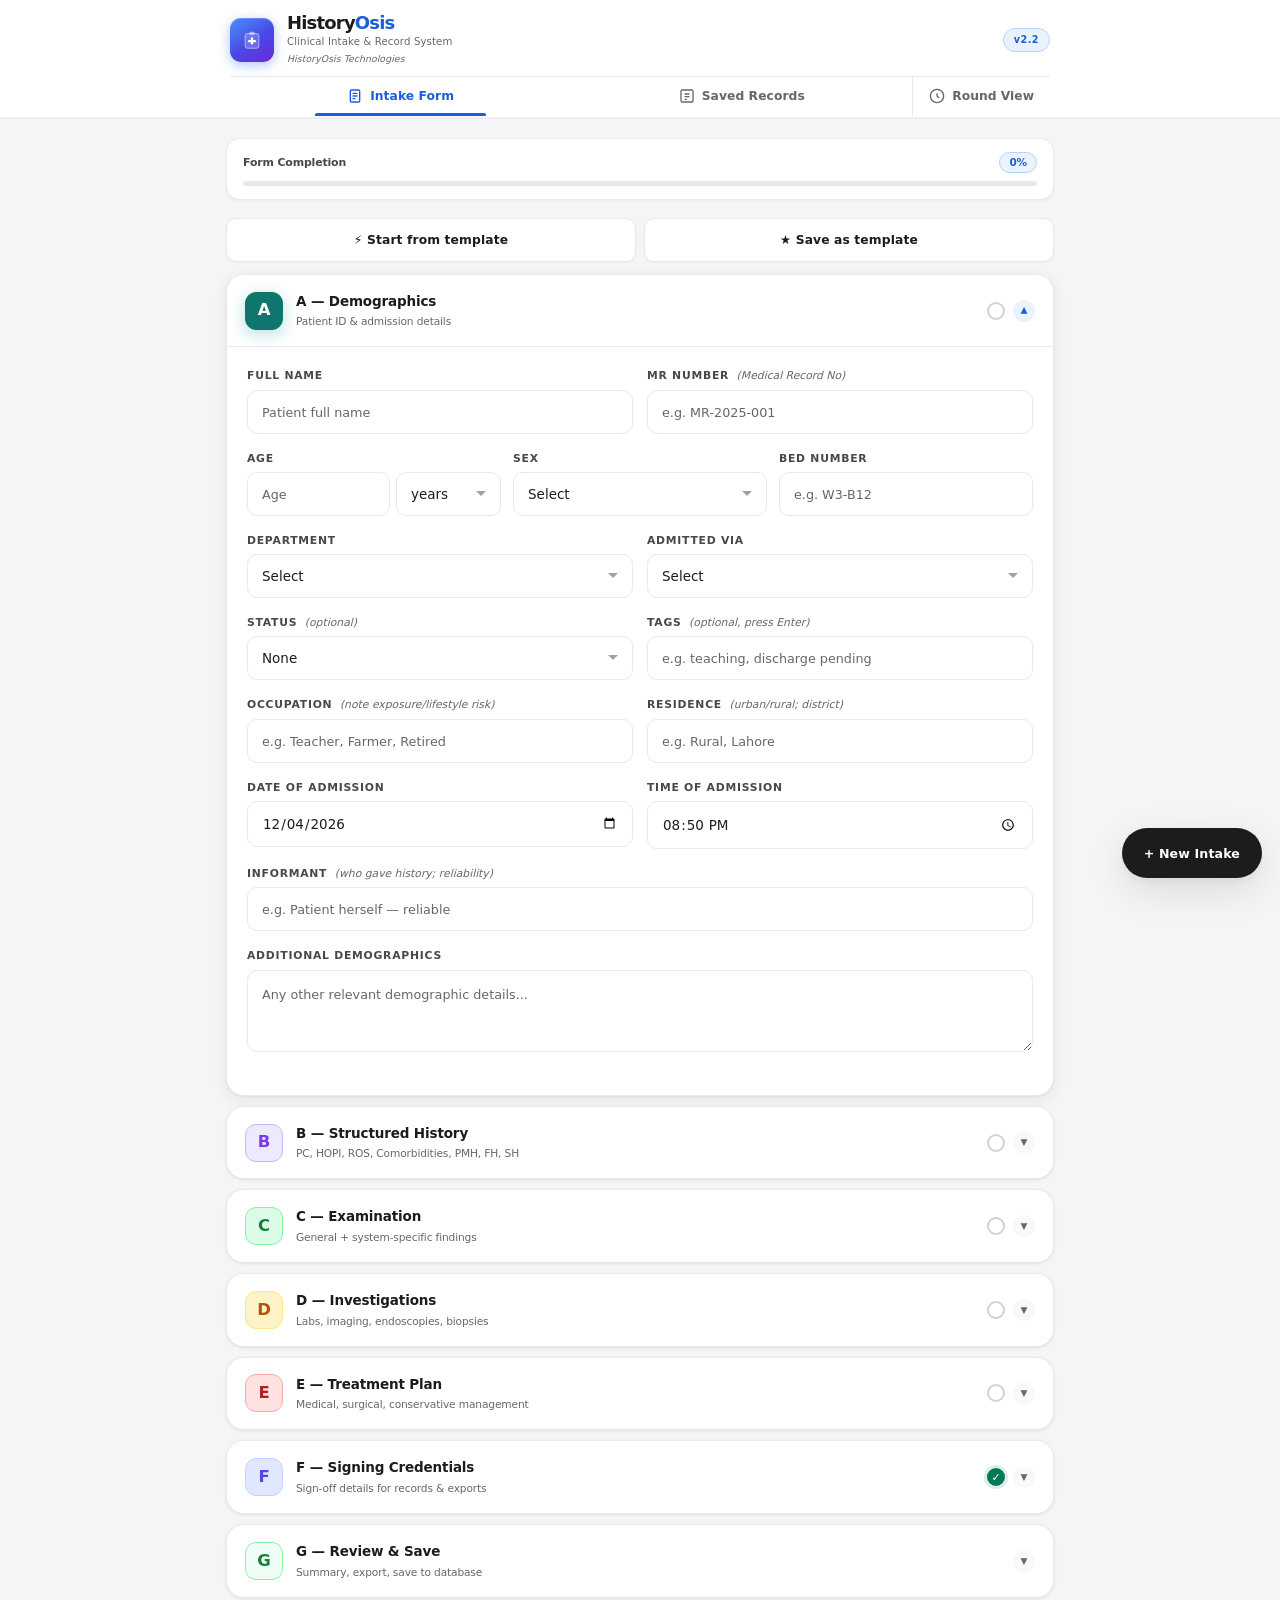
<file: index.html>
<!DOCTYPE html>
<html lang="en">
<head>
<script>try{if(JSON.parse(localStorage.getItem('historyosis_lock')||'{}').enabled)document.documentElement.classList.add('lock-boot');}catch(e){}</script>
<style>.lock-boot #app-header,.lock-boot #app-main,.lock-boot #fab-new-intake{display:none!important}</style>
<meta charset="UTF-8">
<meta name="viewport" content="width=device-width, initial-scale=1.0">
<meta name="theme-color" content="#F5F5F7">
<meta name="mobile-web-app-capable" content="yes">
<meta name="apple-mobile-web-app-capable" content="yes">
<meta name="apple-mobile-web-app-title" content="HistoryOsis">
<link rel="manifest" href="manifest.webmanifest">
<link rel="icon" type="image/png" href="icon-192.png">
<link rel="apple-touch-icon" href="apple-touch-icon.png">
<script>/* Prompt 14: apply theme and text size before first paint so there is no flash */
(function(){try{var a=JSON.parse(localStorage.getItem('historyosis_appearance')||'null')||{};var t=(a.theme==='light'||a.theme==='dark')?a.theme:'auto';var mq=window.matchMedia&&matchMedia('(prefers-color-scheme: dark)');var dark=t==='dark'||(t==='auto'&&!!mq&&mq.matches);var d=document.documentElement;d.setAttribute('data-theme',dark?'dark':'light');d.setAttribute('data-theme-pref',t);d.setAttribute('data-size',(a.size==='small'||a.size==='large')?a.size:'normal');}catch(e){}})();
</script>
<title>HistoryOsis — Clinical Intake</title>
<script>/* Prompt 15: remember files that fail to load, so a readable panel can be shown instead of a blank page */
window.__loadErrors=[];window.addEventListener('error',function(e){var t=e.target;if(t&&t.getAttribute&&(t.tagName==="SCRIPT"||t.tagName==="LINK")&&(t.getAttribute("src")||t.getAttribute("href"))){window.__loadErrors.push({file:(t.getAttribute("src")||t.getAttribute("href")),kind:"missing"});}else if(e.filename){window.__loadErrors.push({file:String(e.filename).split("/").pop(),kind:"error",msg:String(e.message||"")});}},true);</script>
<link rel="stylesheet" href="styles.css">
</head>
<body>
<a class="skip-link" href="#app-main">Skip to main content</a>

<div id="privacy-blanket" style="display:none; position:fixed; inset:0; background:var(--bg); z-index:99999;"></div>
<div id="lock-screen" style="display:none; position:fixed; inset:0; background:var(--bg); z-index:2000; flex-direction:column; align-items:center; justify-content:center; padding:20px;">
   <div class="brand-logo" style="margin-bottom:20px; width:64px; height:64px;">
      <svg viewBox="0 0 24 24" xmlns="http://www.w3.org/2000/svg" fill="none">
        <rect x="4.5" y="9" width="15" height="12" rx="2.5" fill="rgba(255,255,255,0.2)" stroke="rgba(255,255,255,0.55)" stroke-width="1"/>
        <path d="M7 9V6C7 4.5 8.5 3 12 3C15.5 3 17 4.5 17 6V9" stroke="rgba(255,255,255,0.8)" stroke-width="2" stroke-linecap="round"/>
        <circle cx="12" cy="15" r="1.5" fill="#fff"/>
        <path d="M12 16.5V18" stroke="#fff" stroke-width="2" stroke-linecap="round"/>
      </svg>
   </div>
   <h2 style="margin-bottom:8px; font-size:1.4rem;">App Locked</h2>
   <p style="color:var(--text-muted); margin-bottom:24px; font-size:0.9rem">Enter PIN or passphrase to unlock</p>
   <input type="password" id="lock-pin" autocomplete="off" autocapitalize="off" maxlength="64" placeholder="PIN / Passphrase" style="max-width:280px; text-align:center; font-size:1.2rem; letter-spacing:0.2em; margin-bottom:16px;">
   <button class="btn btn-primary" onclick="attemptUnlock()" id="btn-unlock" style="width:100%; max-width:280px; padding:12px;">Unlock</button>
   <div id="lockout-timer" style="color:var(--danger); font-weight:bold; margin-top:16px; display:none; font-size:0.9rem;"></div>
   <button class="btn btn-secondary" style="margin-top:24px; background:transparent; border:none; box-shadow:none; color:var(--text-muted);" onclick="forgotPin()">Forgot PIN?</button>
</div>

<div id="app-header" role="banner">
  <div class="header-inner">
    <div class="brand-row">
      <div class="brand-logo">
        <svg viewBox="0 0 24 24" xmlns="http://www.w3.org/2000/svg" fill="none">
          <rect x="4.5" y="5" width="15" height="16" rx="2.5" fill="rgba(255,255,255,0.2)" stroke="rgba(255,255,255,0.55)" stroke-width="1"/>
          <rect x="9" y="3" width="6" height="3.5" rx="1.5" fill="rgba(255,255,255,0.5)"/>
          <rect x="10.75" y="9" width="2.5" height="8" rx="1.25" fill="#fff"/>
          <rect x="7.5" y="12" width="9" height="2.5" rx="1.25" fill="#fff"/>
        </svg>
      </div>
      <div class="brand-text">
        <div class="brand-name">History<span>Osis</span></div>
        <div class="brand-sub">Clinical Intake &amp; Record System</div>
        <div class="brand-credit">HistoryOsis Technologies</div>
      </div>
      <button id="btn-lock-now" class="btn btn-secondary btn-sm" style="display:none; padding:5px 10px; margin-right:8px;" onclick="triggerLock()" title="Lock Now">
        <svg viewBox="0 0 24 24" width="14" height="14" fill="none" stroke="currentColor" stroke-width="2" stroke-linecap="round"><rect x="3" y="11" width="18" height="11" rx="2" ry="2"></rect><path d="M7 11V7a5 5 0 0 1 10 0v4"></path></svg>
      </button>
      <div class="brand-version">v2.2</div>
    </div>
    <div class="tab-bar">
      <button class="tab-btn active" onclick="switchTab('form')" id="tab-btn-form">
        <svg viewBox="0 0 24 24"><rect x="5" y="3" width="14" height="18" rx="2"/><line x1="9" y1="8" x2="15" y2="8"/><line x1="9" y1="12" x2="15" y2="12"/><line x1="9" y1="16" x2="12" y2="16"/></svg>
        <span class="tab-label">Intake Form</span>
      </button>
      <button class="tab-btn" onclick="switchTab('records')" id="tab-btn-records">
        <svg viewBox="0 0 24 24"><path d="M5 3h14a2 2 0 0 1 2 2v14a2 2 0 0 1-2 2H5a2 2 0 0 1-2-2V5a2 2 0 0 1 2-2z"/><line x1="9" y1="9" x2="15" y2="9"/><line x1="9" y1="13" x2="15" y2="13"/><line x1="9" y1="17" x2="11" y2="17"/></svg>
        <span class="tab-label">Saved Records</span>
      </button>
      <button class="round-toggle-btn" onclick="toggleRoundView()" id="round-toggle-btn" title="Toggle Round View">
        <svg viewBox="0 0 24 24" fill="none" stroke="currentColor" stroke-width="2"><circle cx="12" cy="12" r="10"/><path d="M12 8v4l3 3"/></svg>
        <span class="tab-label">Round View</span>
      </button>
    </div>
  </div>
  <div id="round-view-banner">🟢 ROUND VIEW ACTIVE</div>
</div>

<div id="app-main" role="main" tabindex="-1">

  <div class="tab-panel active" id="tab-form">

    <div class="progress-wrap">
      <div class="progress-label">
        <span>Form Completion</span>
        <span class="progress-pct-badge" id="progress-pct">0%</span>
      </div>
      <div class="progress-bar" role="progressbar" aria-label="Form completion" aria-valuemin="0" aria-valuemax="100" aria-valuenow="0"><div class="progress-fill" id="progress-fill" style="width:0%"></div></div>
    </div>

    <div class="tpl-bar" id="tpl-bar">
      <button type="button" class="btn btn-secondary" id="tpl-start-btn" onclick="openTemplates()">⚡ Start from template</button>
      <button type="button" class="btn btn-secondary" id="tpl-save-btn" onclick="openSaveTemplate()">★ Save as template</button>
    </div>

    <div id="rv-banner" class="rv-banner" role="status" hidden></div>
    <div class="card open" id="sec-demographics">
      <div class="card-header" onclick="toggleCard('sec-demographics')">
        <div class="card-header-left">
          <div class="section-icon">A</div>
          <div><div class="section-title">A — Demographics</div><div class="section-subtitle">Patient ID &amp; admission details</div></div>
        </div>
        <div style="display:flex;align-items:center;gap:8px"><div class="complete-dot" id="dot-demographics"></div><div class="chevron">▼</div></div>
      </div>
      <div class="card-body">
        <div class="row">
          <div class="field"><label>Full Name</label><input type="text" id="d-name" placeholder="Patient full name" oninput="updateProgress()"></div>
          <div class="field"><label>MR Number <span class="guidance">(Medical Record No)</span></label><input type="text" id="d-mrno" placeholder="e.g. MR-2025-001" oninput="updateProgress()"></div>
        </div>
        <div class="cf-offer" id="cf-offer" hidden role="status"></div>
        <div class="row-3">
          <div class="field"><label for="d-age">Age</label><div style="display:flex;gap:6px"><input type="number" id="d-age" placeholder="Age" min="0" max="120" step="any" inputmode="decimal" style="min-width:0;flex:1" oninput="onAgeSexChange()"><select id="d-age-unit" aria-label="Age unit" style="width:auto;flex:0 0 auto" onchange="onAgeSexChange()"><option value="">years</option><option value="months">months</option><option value="days">days</option></select></div></div>
          <div class="field"><label>Sex</label><select id="d-sex" onchange="onAgeSexChange()"><option value="">Select</option><option>Male</option><option>Female</option><option>Other</option></select></div>
          <div class="field"><label>Bed Number</label><input type="text" id="d-bedno" placeholder="e.g. W3-B12"></div>
        </div>
        <div class="row">
          <div class="field"><label>Department</label><select id="d-dept"><option value="">Select</option><option>General Medicine</option><option>General Surgery</option><option>Orthopedics</option><option>Obstetrics &amp; Gynecology</option><option>Pediatrics</option><option>Cardiology</option><option>Pulmonology</option><option>Gastroenterology</option><option>Neurology</option><option>Urology</option><option>ENT</option><option>Dermatology</option><option>Psychiatry</option><option>Emergency Medicine</option><option>ICU/Critical Care</option><option>Ophthalmology</option><option>Nephrology</option><option>Endocrinology</option><option>Rheumatology</option><option>Oncology</option></select></div>
          <div class="field"><label>Admitted Via</label><select id="d-admit-via"><option value="">Select</option><option>OPD (Outpatient)</option><option>ER / A&amp;E (Emergency)</option><option>Referral (Internal)</option><option>Referral (External)</option><option>Transfer (ICU)</option><option>Elective Admission</option></select></div>
        </div>
        <div class="row">
          <div class="field"><label for="d-status">Status <span class="guidance">(optional)</span></label><select id="d-status"><option value="">None</option><option>Draft</option><option>Complete</option><option>Discharged</option></select></div>
          <div class="field"><label for="d-tag-input">Tags <span class="guidance">(optional, press Enter)</span></label><input type="text" id="d-tag-input" list="tag-suggest" maxlength="30" autocomplete="off" enterkeyhint="done" placeholder="e.g. teaching, discharge pending"><datalist id="tag-suggest"></datalist><div class="chip-row" id="d-tags"></div></div>
        </div>
        <div class="row">
          <div class="field"><label>Occupation <span class="guidance">(note exposure/lifestyle risk)</span></label><input type="text" id="d-occupation" placeholder="e.g. Teacher, Farmer, Retired"></div>
          <div class="field"><label>Residence <span class="guidance">(urban/rural; district)</span></label><input type="text" id="d-residence" placeholder="e.g. Rural, Lahore"></div>
        </div>
        <div class="row">
          <div class="field"><label>Date of Admission</label><input type="date" id="d-date-admission"></div>
          <div class="field"><label>Time of Admission</label><input type="time" id="d-time-admission"></div>
        </div>
        <div class="field"><label>Informant <span class="guidance">(who gave history; reliability)</span></label><input type="text" id="d-informant" placeholder="e.g. Patient herself — reliable"></div>
        <div class="field"><label>Additional Demographics</label><textarea id="d-custom" placeholder="Any other relevant demographic details..."></textarea></div>
      </div>
    </div>

    <div class="card" id="sec-history">
      <div class="card-header" onclick="toggleCard('sec-history')">
        <div class="card-header-left">
          <div class="section-icon">B</div>
          <div><div class="section-title">B — Structured History</div><div class="section-subtitle">PC, HOPI, ROS, Comorbidities, PMH, FH, SH</div></div>
        </div>
        <div style="display:flex;align-items:center;gap:8px"><div class="complete-dot" id="dot-history"></div><div class="chevron">▼</div></div>
      </div>
      <div class="card-body">
        <div class="allergy-banner" id="allergy-banner-hist" role="status"><span>⚠ Allergies not recorded</span><button type="button" class="btn btn-warning btn-sm" onclick="setNKDA()">No known drug allergies</button></div>
        <div class="subsection-label">Chief Complaints (PC) + HOPI</div>
        <p style="font-size:0.8rem;color:var(--text-muted);margin-bottom:12px">Select a complaint or type a custom one, then tap <strong>+ Add</strong>. Each complaint gets its own HOPI card.</p>
        <div class="system-chips" id="pc-system-chips"></div>
        <div class="pc-selector">
          <div class="field"><label>Select Complaint</label><select id="pc-dropdown"><option value="">— Presenting complaint —</option></select></div>
          <div class="field"><label>Or Custom</label><input type="text" id="pc-custom-input" placeholder="Type complaint..."></div>
          <button class="btn btn-primary add-btn" onclick="pickerAdd('pc')">+ Add</button>
        </div>
        <div id="pc-cards-container"></div>
        <hr class="divider">

        <div class="subsection-label">Review of Systems <span class="guidance">(CVS, Resp, GI, GU, Neuro, MSK, Derm, Psych, Haem, Endo)</span></div>
        <div class="add-action-row">
          <div class="field"><label>Select System Symptom</label><select id="ros-dropdown"><option value="">— Select —</option></select></div>
          <button class="btn btn-primary add-btn" onclick="pickerAdd('ros')">+ Add</button>
        </div>
        <div id="ros-container" style="display:flex;flex-wrap:wrap;gap:8px;margin-bottom:12px"></div>
        <div class="field"><label>ROS Narrative</label><textarea id="ros-narrative" placeholder="Document positive and negative findings systematically..." oninput="updateProgress()"></textarea></div>
        <div class="field"><label>ROS Custom Entry</label><textarea id="ros-custom" placeholder="Additional systems or findings..."></textarea></div>
        <hr class="divider">

        <div class="subsection-label">Comorbidities <span class="guidance">(Known chronic conditions)</span></div>
        <div class="cf-mark" id="cf-mark-comorbid" hidden></div>
        <div class="add-action-row">
          <div class="field"><label>Select Comorbidity</label><select id="comorbid-dropdown"><option value="">— Select —</option></select></div>
          <button class="btn btn-primary add-btn" onclick="pickerAdd('comorbid')">+ Add</button>
        </div>
        <div id="comorbid-container" style="display:flex;flex-wrap:wrap;gap:8px;margin-bottom:12px"></div>
        <div class="field"><label>Comorbidities Narrative / Custom</label><textarea id="comorbid-narrative" placeholder="e.g. T2DM for 10 years, poorly controlled..."></textarea></div>
        <hr class="divider">

        <div class="subsection-label">Past Medical &amp; Surgical History <span class="guidance">(diagnoses, operations, transfusions)</span></div>
        <div class="cf-mark" id="cf-mark-pmh" hidden></div>
        <div class="row">
          <div class="field"><label>Past Medical Conditions</label><textarea id="pmh-medical" placeholder="e.g. HTN (2018, amlodipine), T2DM (2015)" oninput="updateProgress()"></textarea></div>
          <div class="field"><label>Past Surgical History</label><textarea id="pmh-surgical" placeholder="e.g. Appendectomy (2019, uneventful)"></textarea></div>
        </div>
        <div class="row">
          <div class="field"><label>Drug History <span class="guidance">(current meds, dose, duration)</span></label><textarea id="pmh-drugs" placeholder="e.g. Metformin 500mg BD, Lisinopril 5mg OD"></textarea><div class="cf-ack" id="cf-ack-drugs" hidden></div></div>
          <div class="field"><label>Allergies <span class="guidance">(drug, food, reaction type)</span></label><textarea id="pmh-allergies" placeholder="e.g. Penicillin → anaphylaxis; NKDA"></textarea><div class="cf-ack" id="cf-ack-allergies" hidden></div></div>
        </div>
        <div class="field"><label>Immunisation History</label><input type="text" id="pmh-immunisation" placeholder="e.g. Up-to-date / COVID-19 booster Jan 2024"></div>
        <div class="field"><label>PMH Custom Entry</label><textarea id="pmh-custom" placeholder="Other past history details..."></textarea></div>
        <hr class="divider">

        <div class="subsection-label">Family History <span class="guidance">(first-degree relatives; age of onset, cause of death)</span></div>
        <div class="cf-mark" id="cf-mark-fh" hidden></div>
        <div class="add-action-row">
          <div class="field"><label>Select Condition</label><select id="fh-dropdown"><option value="">— Select —</option></select></div>
          <button class="btn btn-primary add-btn" onclick="pickerAdd('fh')">+ Add</button>
        </div>
        <div id="fh-container" style="display:flex;flex-wrap:wrap;gap:8px;margin-bottom:12px"></div>
        <div class="field"><label>Family History Narrative</label><textarea id="fh-narrative" placeholder="e.g. Father: HTN, MI at 52. Mother: T2DM."></textarea></div>
        <div class="field"><label>FH Custom Entry</label><textarea id="fh-custom" placeholder="Additional family history details..."></textarea></div>
        <hr class="divider">

        <div id="paeds-section" style="display:none">
          <div class="subsection-label">Paediatric History <span class="guidance">(shown when age is under 16)</span></div>
          <div class="field"><label for="pd-birth">Birth history</label><textarea id="pd-birth" placeholder="Gestation, mode of delivery, birth weight, neonatal problems (NICU, jaundice)..."></textarea></div>
          <div class="row">
            <div class="field"><label for="pd-feeding">Feeding / diet</label><input type="text" id="pd-feeding" placeholder="e.g. Breastfed to 6 months, now family diet"></div>
            <div class="field"><label for="pd-immunisation">Immunisation status</label><input type="text" id="pd-immunisation" placeholder="e.g. Up to date for age (EPI card seen)"></div>
          </div>
          <div class="row">
            <div class="field"><label for="pd-development">Development</label><input type="text" id="pd-development" placeholder="e.g. Walked at 12 months, 2-word phrases at 24 months"></div>
            <div class="field" id="pd-weight-field"><label for="pd-weight">Weight <span class="guidance">(required for children)</span></label><input type="text" id="pd-weight" placeholder="e.g. 18 kg"></div>
          </div>
          <div class="peds-note">Doses are not calculated by this app. Check every dose against a paediatric formulary and the child's weight.</div>
          <hr class="divider">
        </div>

        <div id="repro-section" style="display:none">
          <div class="subsection-label">Reproductive History <span class="guidance">(menarche, LMP, G_P_A_, contraception, menopause)</span></div>
          <div class="row">
            <div class="field"><label>Menarche &amp; Cycle</label><input type="text" id="repro-menarche" placeholder="e.g. Menarche age 12; cycle 28/5 days, regular"></div>
            <div class="field"><label>LMP</label><input type="date" id="repro-lmp"></div>
          </div>
          <div class="row">
            <div class="field"><label>Obstetric History <span class="guidance">(G P A L)</span></label><input type="text" id="repro-obstetric" placeholder="e.g. G3P2A1L2; SVD x2"></div>
            <div class="field"><label>Contraception</label><input type="text" id="repro-contraception" placeholder="e.g. OCP, IUD, barrier, nil"></div>
          </div>
          <div class="field" id="repro-preg-field"><label for="repro-preg">Pregnancy status</label><select id="repro-preg"><option value="">Select</option><option>Not pregnant</option><option>Pregnant</option><option>Unknown</option></select></div>
          <div class="field"><label>Cervical Smear / Mammogram</label><input type="text" id="repro-screening" placeholder="e.g. Smear 2023 – normal"></div>
          <div class="field"><label>Repro Custom / Menopause</label><textarea id="repro-custom" placeholder="Menopause age, HRT, pelvic floor issues..."></textarea></div>
          <hr class="divider">
        </div>

        <div class="subsection-label">Personal &amp; Social History <span class="guidance">(smoking, alcohol, diet, exercise, travel, living)</span></div>
        <div class="cf-mark" id="cf-mark-sh" hidden></div>
        <div class="row">
          <div class="field"><label>Smoking</label><select id="sh-smoking"><option value="">Select</option><option>Never</option><option>Ex-smoker</option><option>Current smoker</option><option>Passive exposure</option><option>Tobacco (non-cigarette)</option></select></div>
          <div class="field"><label>Smoking Details</label><input type="text" id="sh-smoking-detail" placeholder="e.g. 20 pack-years; quit 2019"></div>
        </div>
        <div class="row">
          <div class="field"><label>Alcohol</label><select id="sh-alcohol"><option value="">Select</option><option>None</option><option>Occasional</option><option>Moderate (≤14 units/week)</option><option>Heavy (&gt;14 units/week)</option><option>Dependent</option><option>Ex-drinker</option></select></div>
          <div class="field"><label>Recreational Drugs</label><select id="sh-drugs"><option value="">Select</option><option>Nil</option><option>Cannabis</option><option>Opiates</option><option>Stimulants</option><option>Multiple</option><option>Ex-user</option></select></div>
        </div>
        <div class="row">
          <div class="field"><label>Diet</label><select id="sh-diet"><option value="">Select</option><option>Balanced / Unremarkable</option><option>Vegetarian</option><option>Vegan</option><option>Low-salt</option><option>Diabetic diet</option><option>Poor / Inadequate</option></select></div>
          <div class="field"><label>Exercise</label><select id="sh-exercise"><option value="">Select</option><option>Sedentary</option><option>Mild (walks)</option><option>Moderate (3–5x/week)</option><option>Active / Athletic</option></select></div>
        </div>
        <div class="row">
          <div class="field"><label>Travel History <span class="guidance">(last 6 months)</span></label><input type="text" id="sh-travel" placeholder="e.g. No recent travel / SE Asia 3 wks ago"></div>
          <div class="field"><label>Living Situation</label><input type="text" id="sh-living" placeholder="e.g. Lives with spouse, 2-storey house"></div>
        </div>
        <div class="field"><label>Functional Status / ADLs</label><input type="text" id="sh-adl" placeholder="e.g. Fully independent; works full-time"></div>
        <div class="field"><label>SH Custom Entry</label><textarea id="sh-custom" placeholder="Occupational exposures, sexual history, finances..."></textarea></div>
      </div>
    </div>

    <div class="card" id="sec-exam">
      <div class="card-header" onclick="toggleCard('sec-exam')">
        <div class="card-header-left">
          <div class="section-icon">C</div>
          <div><div class="section-title">C — Examination</div><div class="section-subtitle">General + system-specific findings</div></div>
        </div>
        <div style="display:flex;align-items:center;gap:8px"><div class="complete-dot" id="dot-exam"></div><div class="chevron">▼</div></div>
      </div>
      <div class="card-body">
        <div class="redflag-line" id="vitals-redflags" role="status"></div>
        <div class="subsection-label">Vital Signs</div>
        <div class="vitals-grid">
          <div class="field"><label>BP (mmHg)</label><input type="text" id="vs-bp" placeholder="e.g. 130/85" oninput="calcShockIndex(true)"><div class="vtag" id="vtag-bp"></div></div>
          <div class="field"><label>Pulse (bpm)</label><input type="text" id="vs-pulse" placeholder="e.g. 78" oninput="calcShockIndex(true)"><div class="vtag" id="vtag-pulse"></div></div>
          <div class="field"><label>Shock Index</label><input type="text" id="vs-shock-index" readonly></div>
          <div class="field"><label>RR (/min)</label><input type="number" id="vs-rr" placeholder="16"><div class="vtag" id="vtag-rr"></div></div>
          <div class="field"><label>SpO₂ (%)</label><input type="number" id="vs-spo2" placeholder="98" max="100"><div class="vtag" id="vtag-spo2"></div></div>
          <div class="field"><label>Temp (°F)</label><input type="number" id="vs-temp" step="0.1" placeholder="98.6"><div class="vtag" id="vtag-temp"></div></div>
          <div class="field"><label>GCS</label><input type="text" id="vs-gcs" placeholder="15 (E4V5M6)"><div class="vtag" id="vtag-gcs"></div></div>
          <div class="field"><label>Height</label><input type="text" id="vs-height" placeholder="e.g. 170 cm or 5'9&quot;" oninput="calcBMI(true)"></div>
          <div class="field"><label>Weight</label><input type="text" id="vs-weight" placeholder="e.g. 70 kg or 150 lbs" oninput="calcBMI(true)"></div>
          <div class="field"><label>BMI (auto)</label><input type="text" id="vs-bmi" readonly></div>
        </div>
        <div class="btn-group" style="margin-top: 12px; margin-bottom: 8px;">
          <button class="btn btn-secondary btn-sm" onclick="calcBMI()">Calculate BMI</button>
          <button class="btn btn-secondary btn-sm" onclick="calcShockIndex()">Calculate Shock Index</button>
        </div>

        <div class="news2-box" id="news2-box">
          <div class="subsection-label" style="margin-top:0">NEWS2 <span class="guidance">(uses the vitals above)</span></div>
          <div class="row">
            <div class="field"><label for="vs-o2">Supplemental oxygen</label><select id="vs-o2"><option value="">Select</option><option value="No">No (room air)</option><option value="Yes">Yes</option></select></div>
            <div class="field"><label for="vs-consc">Consciousness</label><select id="vs-consc"><option value="">Select</option><option>Alert</option><option>Confusion / new onset</option><option>Voice</option><option>Pain</option><option>Unresponsive</option></select></div>
          </div>
          <label class="news2-check" for="vs-scale2"><input type="checkbox" id="vs-scale2"> Use SpO₂ Scale 2 (target 88–92%, e.g. COPD with hypercapnic failure)</label>
          <div class="news2-result" id="news2-result" role="status">Enter vitals to see the NEWS2 score.</div>
          <div class="news2-note">Decision support only. Clinical judgement and local protocols apply.</div>
        </div>
        
        <div class="subsection-label" style="margin-top:16px">General Examination <span class="guidance">(appearance, pallor, jaundice, cyanosis, clubbing, lymph, oedema)</span></div>
        <div class="row">
          <div class="field"><label>General Appearance</label><select id="gen-appearance"><option value="">Select</option><option>Well, alert, no distress</option><option>Ill-looking, distressed</option><option>Cachexic / malnourished</option><option>Unconscious / obtunded</option><option>Anxious</option></select></div>
          <div class="field"><label>Pallor</label><select id="gen-pallor"><option value="">Select</option><option>Absent</option><option>Mild</option><option>Moderate</option><option>Severe</option></select></div>
        </div>
        <div class="row-3">
          <div class="field"><label>Jaundice</label><select id="gen-jaundice"><option value="">Select</option><option>Absent</option><option>Mild (scleral)</option><option>Moderate</option><option>Deep</option></select></div>
          <div class="field"><label>Cyanosis</label><select id="gen-cyanosis"><option value="">Select</option><option>Absent</option><option>Peripheral</option><option>Central</option></select></div>
          <div class="field"><label>Clubbing</label><select id="gen-clubbing"><option value="">Select</option><option>Absent</option><option>Grade I</option><option>Grade II</option><option>Grade III</option><option>Grade IV</option></select></div>
        </div>
        <div class="row">
          <div class="field"><label>Lymphadenopathy</label><input type="text" id="gen-lymph" placeholder="e.g. Absent / Cervical 1cm, non-tender, mobile"></div>
          <div class="field"><label>Oedema</label><input type="text" id="gen-oedema" placeholder="e.g. Pitting oedema bilateral ankles ++"></div>
        </div>
        <div class="field"><label>Other Signs <span class="guidance">(koilonychia, spider naevi, xanthomata, etc.)</span></label><textarea id="gen-other" placeholder="Document peripheral stigmata..."></textarea></div>
        <hr class="divider">
        <div class="subsection-label">System-Specific Examinations</div>
        <p style="font-size:0.8rem;color:var(--text-muted);margin-bottom:12px">Select systems to examine. Specific findings fields appear for each.</p>
        <div class="add-action-row">
          <div class="field"><label>Add System</label><select id="exam-dropdown"><option value="">— Select system —</option></select></div>
          <button class="btn btn-primary add-btn" onclick="addExam()">+ Add</button>
        </div>
        <div id="exam-cards-container"></div>
        <div class="field"><label>Examination Custom Notes</label><textarea id="exam-custom" placeholder="Additional findings, bedside tests..."></textarea></div>
      </div>
    </div>

    <div class="card" id="sec-investigations">
      <div class="card-header" onclick="toggleCard('sec-investigations')">
        <div class="card-header-left">
          <div class="section-icon">D</div>
          <div><div class="section-title">D — Investigations</div><div class="section-subtitle">Labs, imaging, endoscopies, biopsies</div></div>
        </div>
        <div style="display:flex;align-items:center;gap:8px"><div class="complete-dot" id="dot-investigations"></div><div class="chevron">▼</div></div>
      </div>
      <div class="card-body">
        <div class="add-action-row">
          <div class="field" style="flex:1;min-width:130px"><label>Category</label><select id="invest-category"><option value="">— Category —</option><option>Bedside (BLIs)</option><option>Haematology</option><option>Biochemistry</option><option>Microbiology</option><option>Immunology / Serology</option><option>Imaging</option><option>Cardiac</option><option>Respiratory</option><option>Endoscopy</option><option>Histopathology / Biopsy</option><option>Neurology</option></select></div>
          <div class="field" style="flex:2;min-width:160px"><label>Investigation</label><select id="invest-dropdown"><option value="">— Select —</option></select></div>
          <button class="btn btn-primary add-btn" onclick="pickerAdd('invest')">+ Add</button>
        </div>
        <div class="field">
          <label>Or Custom Investigation</label>
          <div class="custom-add-row">
            <input type="text" id="invest-custom-name" placeholder="Investigation name" style="flex:1;min-width:140px">
            <input type="text" id="invest-custom-result" placeholder="Result / finding" style="flex:1;min-width:140px">
            <button class="btn btn-secondary add-btn" onclick="addCustomInvestigation()">+ Add</button>
          </div>
        </div>
        <div id="invest-container"></div>
        <div class="field"><label>Investigation Summary</label><textarea id="invest-summary" placeholder="Key findings, trends, abnormalities and clinical significance..."></textarea></div>
      </div>
    </div>

    <div class="card" id="sec-treatment">
      <div class="card-header" onclick="toggleCard('sec-treatment')">
        <div class="card-header-left">
          <div class="section-icon">E</div>
          <div><div class="section-title">E — Treatment Plan</div><div class="section-subtitle">Medical, surgical, conservative management</div></div>
        </div>
        <div style="display:flex;align-items:center;gap:8px"><div class="complete-dot" id="dot-treatment"></div><div class="chevron">▼</div></div>
      </div>
      <div class="card-body">
        <div class="subsection-label">Diagnosis</div>
        <div class="field"><label>Primary Diagnosis <span class="guidance">(most likely; ICD code if known)</span></label><input type="text" id="dx-primary" placeholder="e.g. Community-acquired pneumonia – ICD-10: J18.9" oninput="updateProgress()"></div>
        <div class="field"><label>Differential Diagnoses <span class="guidance">(in order of probability)</span></label><textarea id="dx-differentials" placeholder="1. TB pneumonia&#10;2. Pulmonary oedema&#10;3. Lung malignancy"></textarea></div>
        <hr class="divider">
        <div class="add-action-row">
          <div class="field" style="flex:1;min-width:130px"><label>Category</label><select id="treatment-category-filter"><option value="">— Category —</option><option>Medical</option><option>Surgical</option><option>Conservative</option><option>Monitoring / Nursing</option><option>Referral</option></select></div>
          <div class="field" style="flex:2;min-width:160px"><label>Treatment / Intervention</label><select id="treatment-dropdown"><option value="">— Select —</option></select></div>
          <button class="btn btn-primary add-btn" onclick="pickerAdd('treat')">+ Add</button>
        </div>
        <div class="field">
          <label>Or Custom Treatment</label>
          <div class="custom-add-row">
            <select id="treat-custom-cat" style="flex:0.8;min-width:110px"><option value="Medical">Medical</option><option value="Surgical">Surgical</option><option value="Conservative">Conservative</option><option value="Monitoring">Monitoring</option><option value="Referral">Referral</option></select>
            <input type="text" id="treat-custom-name" placeholder="Treatment / drug" style="flex:1.5;min-width:130px">
            <input type="text" id="treat-custom-detail" placeholder="Dose / details" style="flex:1.5;min-width:130px">
            <button class="btn btn-secondary add-btn" onclick="addCustomTreatment()">+ Add</button>
          </div>
        </div>
        <div id="treatment-container"></div>
        <div class="field"><label>Monitoring Plan <span class="guidance">(parameters, frequency, targets)</span></label><textarea id="treat-monitoring" placeholder="e.g. Daily FBC, U&amp;E; BP 4-hourly; repeat CXR at 48h"></textarea></div>
        <div class="field"><label>Discharge Criteria / Plan</label><textarea id="treat-discharge" placeholder="e.g. Afebrile &gt;24h, tolerating PO, SpO2 &gt;95% on room air"></textarea></div>
        <div class="field"><label>Patient Counselling Points</label><textarea id="treat-counselling" placeholder="Medication compliance, diet, smoking cessation, follow-up..."></textarea></div>
      </div>
    </div>

    <div class="card" id="sec-credentials">
      <div class="card-header" onclick="toggleCard('sec-credentials')">
        <div class="card-header-left">
          <div class="section-icon">F</div>
          <div><div class="section-title">F — Signing Credentials</div><div class="section-subtitle">Sign-off details for records &amp; exports</div></div>
        </div>
        <div style="display:flex;align-items:center;gap:8px"><div class="complete-dot" id="dot-credentials"></div><div class="chevron">▼</div></div>
      </div>
      <div class="card-body">
         <div class="row">
           <div class="field"><label>Role</label><select id="cred-role" onchange="toggleCredFields(); saveCredentials();"><option value="Student">Student</option><option value="Doctor">Doctor</option></select></div>
           <div class="field"><label>Name</label><input type="text" id="cred-name" placeholder="Your Name" oninput="saveCredentials()"></div>
         </div>
         <div class="row-3" id="cred-student-fields">
           <div class="field"><label>Roll No</label><input type="text" id="cred-roll" placeholder="e.g. RMU49" oninput="saveCredentials()"></div>
           <div class="field"><label>Year</label><input type="text" id="cred-year" placeholder="e.g. Final Year" oninput="saveCredentials()"></div>
           <div class="field"><label>Ward</label><input type="text" id="cred-ward" placeholder="e.g. Medical Unit 1" oninput="saveCredentials()"></div>
         </div>
         <div class="row" id="cred-doctor-fields" style="display:none;">
           <div class="field"><label>Designation</label><input type="text" id="cred-designation" placeholder="e.g. HO / MO / PGR" oninput="saveCredentials()"></div>
           <div class="field"><label>Department</label><input type="text" id="cred-department" placeholder="e.g. Medicine" oninput="saveCredentials()"></div>
         </div>
         <div class="field"><label>Supervisor <span class="guidance">(optional, used in the case log)</span></label><input type="text" id="cred-supervisor" placeholder="e.g. Prof. A. Khan" oninput="saveCredentials()"></div>
      </div>
    </div>

    <div class="card" id="sec-review">
      <div class="card-header" onclick="toggleCard('sec-review')">
        <div class="card-header-left">
          <div class="section-icon">G</div>
          <div><div class="section-title">G — Review &amp; Save</div><div class="section-subtitle">Summary, export, save to database</div></div>
        </div>
        <div class="chevron">▼</div>
      </div>
      <div class="card-body">
        <div class="btn-group" style="margin-bottom:16px">
          <button class="btn btn-secondary" onclick="markUnremarkable()">Mark Unremarkable</button>
          <button class="btn btn-secondary" onclick="refreshSummary()">Refresh Preview</button>
          <button class="btn btn-secondary" onclick="printCurrentForm()">Export PDF</button>
          <button class="btn btn-secondary" onclick="shareCurrentForm()">Share summary</button>
          <button class="btn btn-primary" onclick="saveRecord()">Save Record</button>
          <button class="btn btn-secondary" onclick="clearForm()">Clear Form</button>
        </div>
        <div class="allergy-banner" id="allergy-banner-review" role="status"><span>⚠ Allergies not recorded</span><button type="button" class="btn btn-warning btn-sm" onclick="setNKDA()">No known drug allergies</button></div>
        <div class="review-checklist" id="review-checklist"><div class="rc-title">Before you finish</div><div id="review-checklist-items"></div></div>
        <div id="rv-complete" class="rv-complete rv-keep"></div>
        <div id="rv-signoff" class="rv-so rv-keep"></div>
        <div id="summary-view"><div class="empty-state"><div class="icon"><svg viewBox="0 0 24 24" width="48" height="48" fill="none" stroke="currentColor" stroke-width="1.5"><path d="M14 2H6a2 2 0 0 0-2 2v16a2 2 0 0 0 2 2h12a2 2 0 0 0 2-2V8z"></path><polyline points="14 2 14 8 20 8"></polyline><line x1="16" y1="13" x2="8" y2="13"></line><line x1="16" y1="17" x2="8" y2="17"></line><polyline points="10 9 9 9 8 9"></polyline></svg></div><p>Click <strong>Refresh Preview</strong> to see the compiled summary.</p></div></div>
      </div>
    </div>

  </div><div class="tab-panel" id="tab-records">
    <div id="backup-banner" style="display:none; align-items:center; justify-content:space-between; background:var(--warning-light); border:1px solid rgba(217,119,6,0.3); border-radius:var(--radius-sm); padding:10px 14px; margin-bottom:14px;">
       <div style="font-size:0.85rem; color:var(--warning); font-weight:600;" id="backup-banner-msg">Last backup: never</div>
       <button class="btn btn-warning btn-sm" onclick="exportDatabase()">Back up now</button>
    </div>
    <div class="db-controls">
      <strong style="font-size:0.8rem;font-weight:700;color:var(--text-secondary);align-self:center;margin-right:4px">Database:</strong>
      <button class="btn btn-secondary btn-sm" onclick="exportDatabase()">Download (.json)</button>
      <button class="btn btn-secondary btn-sm" onclick="document.getElementById('import-file').click()">Upload (.json)</button>
      <input type="file" id="import-file" accept=".json" style="display:none" onchange="importDatabase(event)">
      <button class="btn btn-secondary btn-sm" onclick="openTrash()">Trash</button>
      <button class="btn btn-secondary btn-sm" onclick="openCaseLog()">Case log (CSV)</button>
      <button class="btn btn-secondary btn-sm" onclick="openSettings()">Settings</button>
      <button class="btn btn-danger-outline btn-sm" onclick="confirmClearDatabase()">Clear All</button>
      <span style="flex:1"></span>
      <span id="record-count-label"></span>
    </div>
    <div class="records-filter">
      <span class="search-icon"><svg viewBox="0 0 24 24" width="14" height="14" fill="none" stroke="currentColor" stroke-width="2"><circle cx="11" cy="11" r="8"/><line x1="21" y1="21" x2="16.65" y2="16.65"/></svg></span>
      <input type="text" id="search-records" placeholder="Search name, MR, bed, diagnosis, tag…" aria-label="Search records" oninput="recSearchInput()">
      <button type="button" class="btn btn-secondary rf-btn" id="rf-toggle" aria-expanded="false" aria-controls="rf-panel" onclick="recTogglePanel()">Filters</button>
    </div>
    <div class="rf-panel" id="rf-panel" hidden>
      <div><label for="rf-from">Admitted from</label><input type="date" id="rf-from" onchange="renderRecords()"></div>
      <div><label for="rf-to">Admitted to</label><input type="date" id="rf-to" onchange="renderRecords()"></div>
      <div><label for="rf-dept">Department / ward</label><select id="rf-dept" onchange="renderRecords()"><option value="">Any</option></select></div>
      <div><label for="rf-sex">Sex</label><select id="rf-sex" onchange="renderRecords()"><option value="">Any</option><option>Male</option><option>Female</option><option>Other</option></select></div>
      <div><label for="rf-band">Age</label><select id="rf-band" onchange="renderRecords()"><option value="">Any age</option><option value="u1">Under 1 year</option><option value="1-11">1–11 years</option><option value="12-17">12–17 years</option><option value="18-39">18–39 years</option><option value="40-64">40–64 years</option><option value="65">65 years and over</option></select></div>
      <div><label for="rf-tag">Tag</label><select id="rf-tag" onchange="renderRecords()"><option value="">Any</option></select></div>
      <div><label for="rf-status">Status</label><select id="rf-status" onchange="renderRecords()"><option value="">Any</option><option value="none">No status</option><option>Draft</option><option>Complete</option><option>Discharged</option></select></div>
      <div><label for="rf-sort">Sort by</label><select id="rf-sort" onchange="renderRecords()"><option value="new">Newest first</option><option value="old">Oldest first</option><option value="name">Name (A–Z)</option><option value="bed">Bed number</option></select></div>
      <div class="rf-full"><button type="button" class="btn btn-secondary" onclick="recClearFilters()">Clear search and filters</button></div>
    </div>
    <div id="records-container"><div class="empty-state"><div class="icon"><svg viewBox="0 0 24 24" width="48" height="48" fill="none" stroke="currentColor" stroke-width="1.5"><path d="M22 19a2 2 0 0 1-2 2H4a2 2 0 0 1-2-2V5a2 2 0 0 1 2-2h5l2 3h9a2 2 0 0 1 2 2z"></path></svg></div><p>No saved records yet. Fill out the Intake Form and save a patient.</p></div></div>
  </div>

</div><button id="fab-new-intake" onclick="newIntake()">+ New Intake</button>

<div id="toast-container" role="status" aria-live="polite" aria-relevant="additions"></div>

<div id="modal-overlay" style="display:none" class="modal-overlay" onclick="closeModal(event)">
  <div class="modal" id="modal-content"></div>
</div>

<script src="data.js"></script>
<script src="datacheck.js"></script>
<script src="util.js"></script>
<script src="calc.js"></script>
<script src="schema.js"></script>
<script src="db.js"></script>
<script src="ui.js"></script>
<script src="settings.js"></script>
<script src="form.js"></script>
<script src="complaints.js"></script>
<script src="sections.js"></script>
<script src="pickers.js"></script>
<script src="templates.js"></script>
<script src="carry.js"></script>
<script src="notes.js"></script>
<script src="search.js"></script>
<script src="history.js"></script>
<script src="caselog.js"></script>
<script src="print.js"></script>
<script src="review.js"></script>
<script src="summary.js"></script>
<script src="records.js"></script>
<script src="backup.js"></script>
<script src="safety.js"></script>
<script src="lock.js"></script>
<script src="appearance.js"></script>
<script src="pwa.js"></script>
<script src="a11y.js"></script>
<script src="app.js"></script>
</body>
</html>
</file>
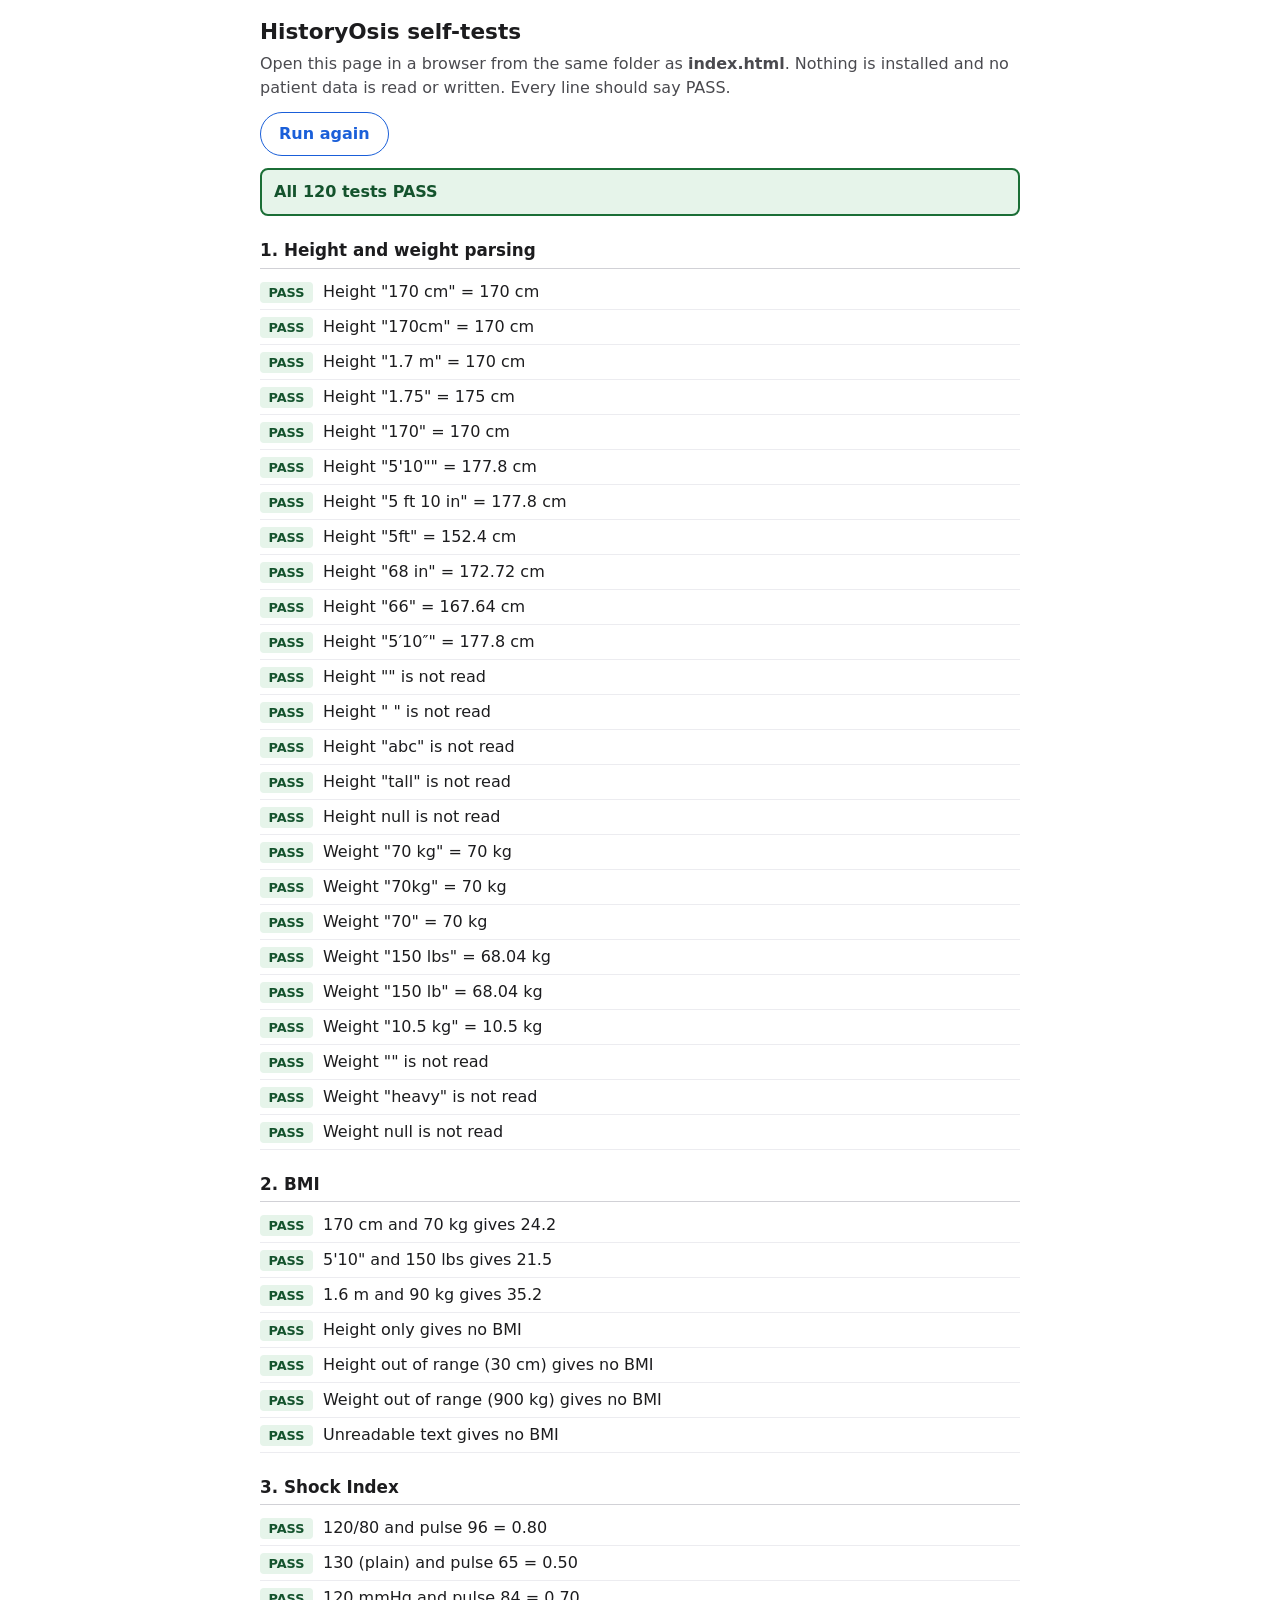
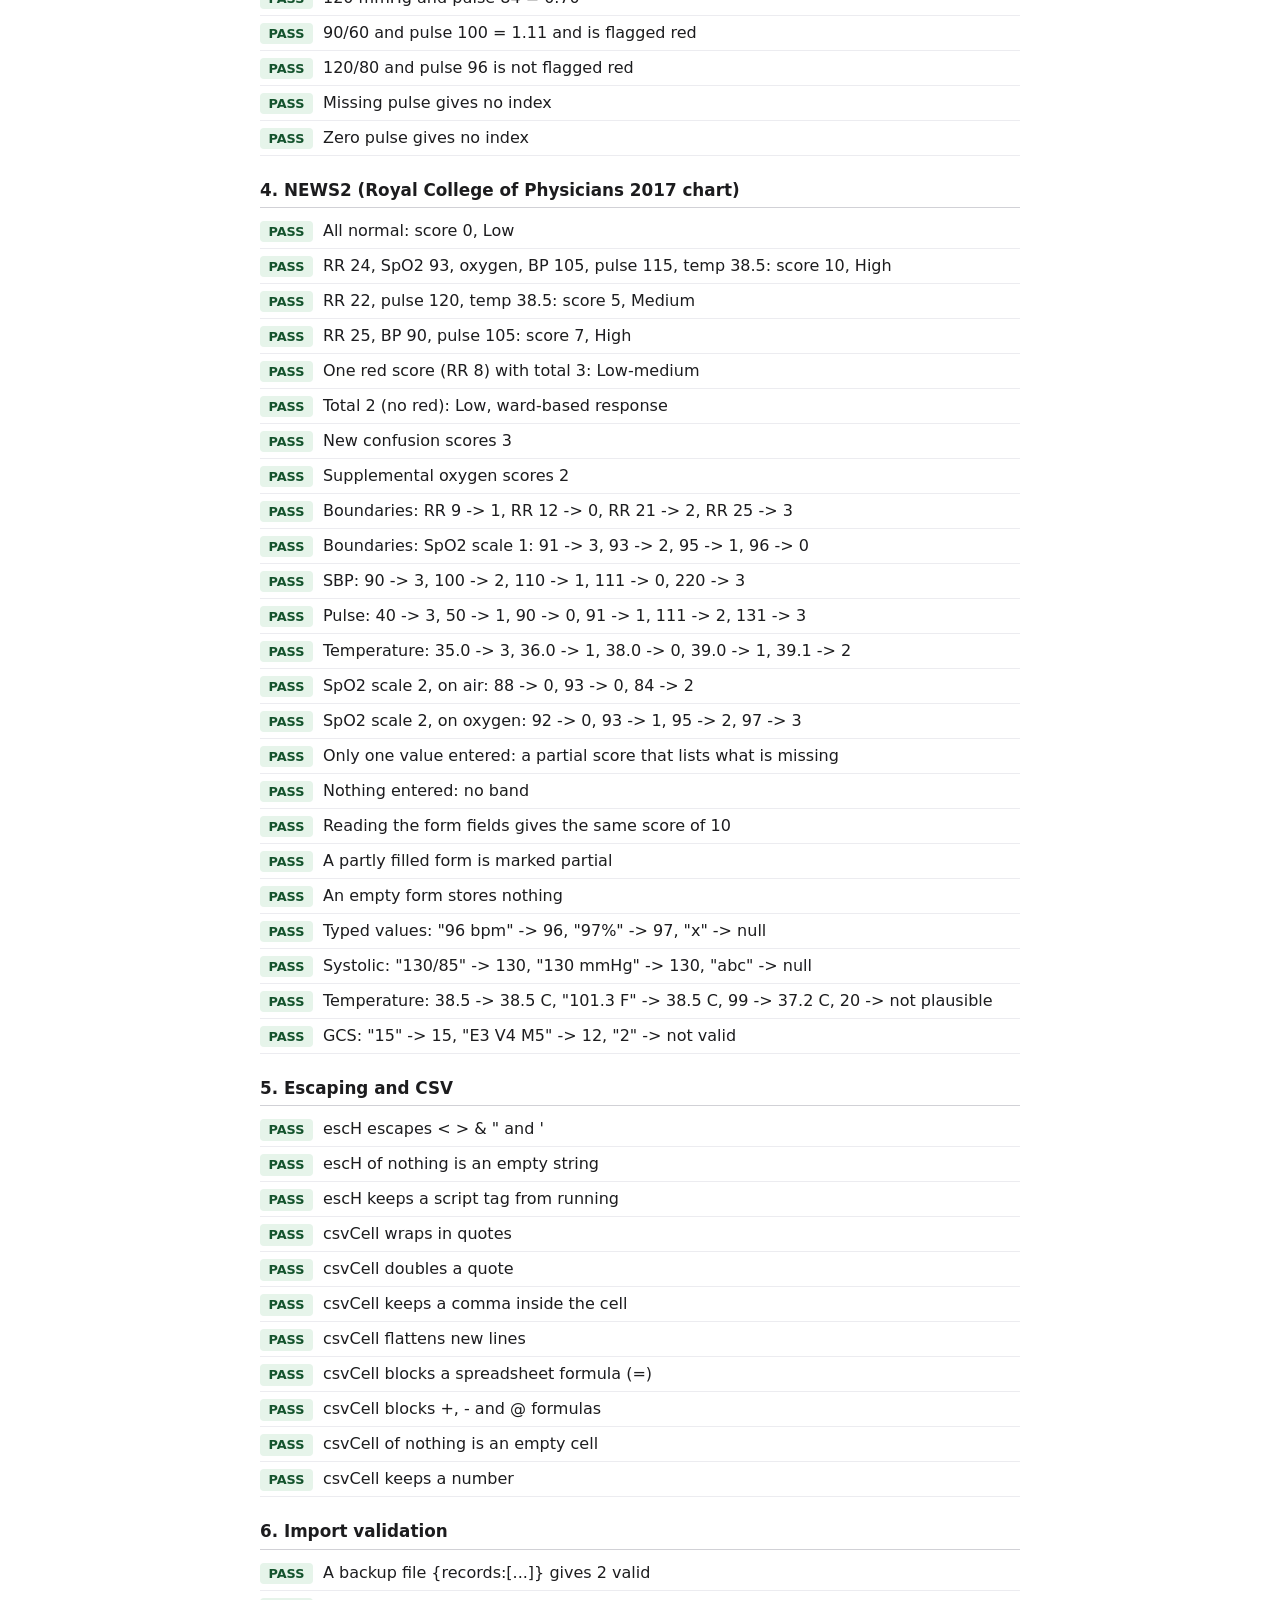
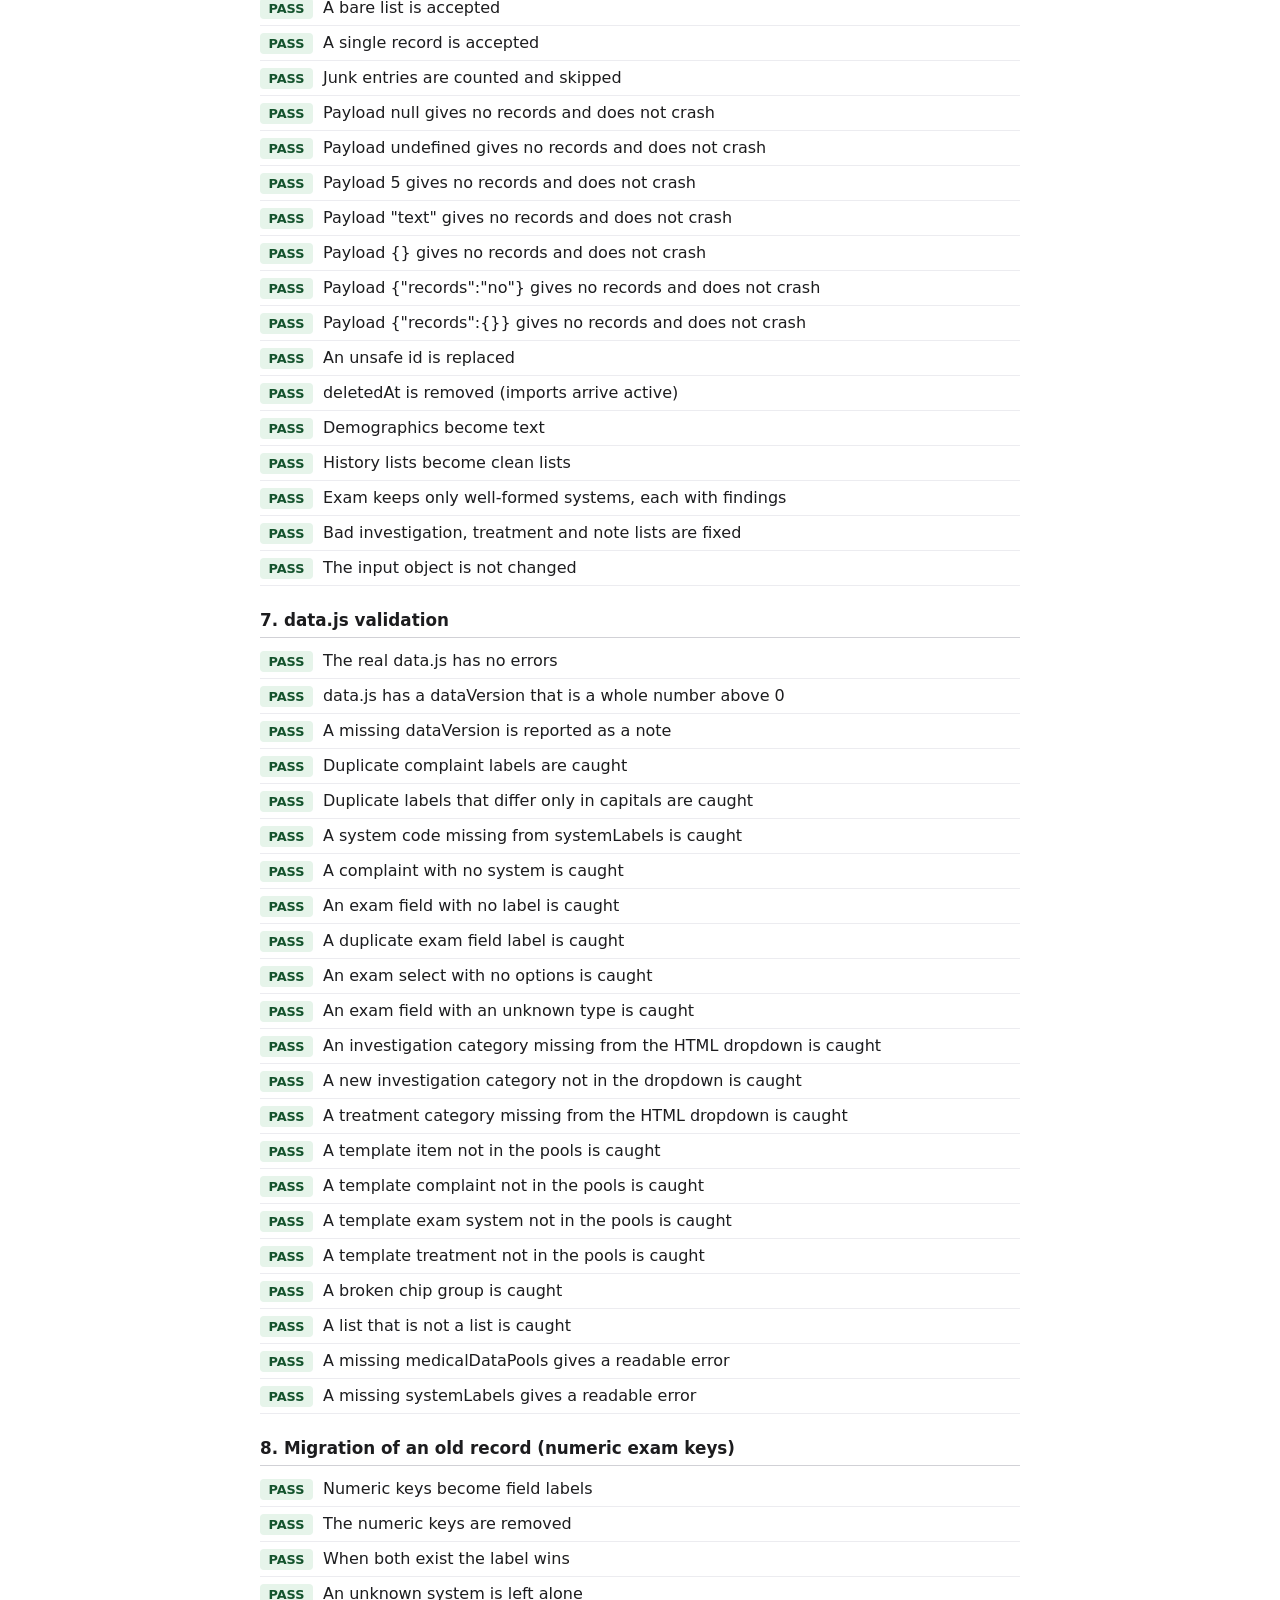
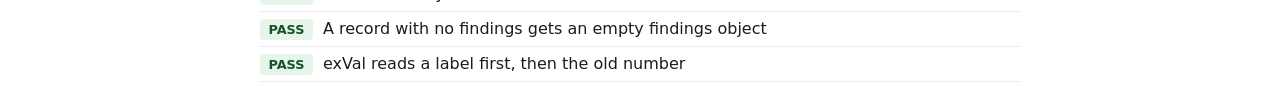
<file: tests.html>
<!DOCTYPE html>
<html lang="en">
<head>
<meta charset="UTF-8">
<meta name="viewport" content="width=device-width, initial-scale=1.0">
<title>HistoryOsis tests</title>
<style>
  body{font:16px/1.5 -apple-system,BlinkMacSystemFont,"Segoe UI",system-ui,sans-serif;margin:0;padding:16px;background:#fff;color:#1c1c1e}
  main{max-width:760px;margin:0 auto}
  h1{font-size:1.35rem;margin:0 0 4px}
  h2{font-size:1.05rem;margin:22px 0 6px;border-bottom:1px solid #d1d1d6;padding-bottom:4px}
  p.note{margin:0 0 12px;color:#4a4a4f}
  #summary{font-weight:700;padding:10px 12px;border-radius:8px;margin:12px 0;border:2px solid #1c1c1e}
  #summary.ok{background:#e6f4ea;border-color:#1b6e36;color:#14532d}
  #summary.bad{background:#fde8e8;border-color:#b91c1c;color:#7f1d1d}
  ul{list-style:none;margin:0;padding:0}
  li{padding:5px 0;border-bottom:1px solid #ececf0;display:flex;gap:10px;align-items:baseline}
  .tag{flex:none;font-weight:700;font-size:.8rem;min-width:3.2em;text-align:center;padding:1px 6px;border-radius:4px}
  .pass .tag{background:#e6f4ea;color:#14532d}
  .fail .tag{background:#b91c1c;color:#fff}
  .detail{display:block;color:#7f1d1d;font-size:.85rem;word-break:break-word}
  button{min-height:44px;padding:0 18px;border:1.5px solid #1a5fd9;background:#fff;color:#1a5fd9;border-radius:99px;font:inherit;font-weight:600;cursor:pointer}
  #fixture{position:absolute;left:-9999px;top:0;width:1px;height:1px;overflow:hidden}
</style>
</head>
<body>
<main>
  <h1>HistoryOsis self-tests</h1>
  <p class="note">Open this page in a browser from the same folder as <b>index.html</b>. Nothing is installed and no patient data is read or written. Every line should say PASS.</p>
  <button type="button" id="rerun">Run again</button>
  <div id="summary" role="status">Running…</div>
  <div id="out"></div>
</main>

<!-- Hidden fields the vitals functions read, standing in for the real form -->
<div id="fixture" aria-hidden="true">
  <input id="vs-height"><input id="vs-weight"><input id="vs-bmi">
  <input id="vs-bp"><input id="vs-pulse"><input id="vs-shock-index">
  <input id="vs-rr"><input id="vs-spo2"><input id="vs-temp"><input id="vs-gcs">
  <input id="vs-o2"><input id="vs-consc"><input type="checkbox" id="vs-scale2">
</div>

<!-- The same plain files the app loads, in the same order. Only files that need no page are used here. -->
<script src="data.js"></script>
<script src="datacheck.js"></script>
<script src="util.js"></script>
<script src="calc.js"></script>
<script src="schema.js"></script>
<script>
(function () {
  'use strict';
  var results = [];
  var group = '';
  function section(name) { group = name; }
  function rec(name, ok, detail) { results.push({ group: group, name: name, ok: !!ok, detail: ok ? '' : (detail || '') }); }
  function show(v) { try { return typeof v === 'string' ? JSON.stringify(v) : JSON.stringify(v); } catch (e) { return String(v); } }
  function eq(name, got, want) { var ok = show(got) === show(want); rec(name, ok, 'got ' + show(got) + ', expected ' + show(want)); }
  function near(name, got, want, tol) { var ok = typeof got === 'number' && Math.abs(got - want) <= (tol || 0.01); rec(name, ok, 'got ' + show(got) + ', expected about ' + want); }
  function yes(name, cond, detail) { rec(name, cond, detail || 'condition was false'); }
  function attempt(name, fn) { try { fn(); } catch (e) { rec(name, false, 'threw: ' + (e && e.message)); } }
  function setF(id, v) { var el = document.getElementById(id); if (el.type === 'checkbox') el.checked = !!v; else el.value = v; }
  function clearF() { ['vs-height', 'vs-weight', 'vs-bmi', 'vs-bp', 'vs-pulse', 'vs-shock-index', 'vs-rr', 'vs-spo2', 'vs-temp', 'vs-gcs', 'vs-o2', 'vs-consc'].forEach(function (i) { setF(i, ''); }); setF('vs-scale2', false); document.getElementById('vs-shock-index').className = ''; }

  function run() {
    results = [];

    /* ---------------- 1. height and weight ---------------- */
    section('1. Height and weight parsing');
    [['170 cm', 170], ['170cm', 170], ['1.7 m', 170], ['1.75', 175], ['170', 170], ['5\'10"', 177.8], ['5 ft 10 in', 177.8], ['5ft', 152.4], ['68 in', 172.72], ['66', 167.64], ['5\u203210\u2033', 177.8]].forEach(function (c) {
      attempt('Height "' + c[0] + '"', function () { near('Height "' + c[0] + '" = ' + c[1] + ' cm', parseHeightToCm(c[0]), c[1], 0.05); });
    });
    ['', '   ', 'abc', 'tall', null].forEach(function (c) { eq('Height ' + show(c) + ' is not read', parseHeightToCm(c), null); });
    [['70 kg', 70], ['70kg', 70], ['70', 70], ['150 lbs', 68.04], ['150 lb', 68.04], ['10.5 kg', 10.5]].forEach(function (c) { near('Weight "' + c[0] + '" = ' + c[1] + ' kg', parseWeightToKg(c[0]), c[1], 0.01); });
    ['', 'heavy', null].forEach(function (c) { eq('Weight ' + show(c) + ' is not read', parseWeightToKg(c), null); });

    section('2. BMI');
    function bmi(h, w) { clearF(); setF('vs-height', h); setF('vs-weight', w); calcBMI(true); return document.getElementById('vs-bmi').value; }
    eq('170 cm and 70 kg gives 24.2', bmi('170 cm', '70 kg'), '24.2');
    eq('5\'10" and 150 lbs gives 21.5', bmi('5\'10"', '150 lbs'), '21.5');
    eq('1.6 m and 90 kg gives 35.2', bmi('1.6 m', '90'), '35.2');
    eq('Height only gives no BMI', bmi('170 cm', ''), '');
    eq('Height out of range (30 cm) gives no BMI', bmi('30 cm', '70 kg'), '');
    eq('Weight out of range (900 kg) gives no BMI', bmi('170 cm', '900 kg'), '');
    eq('Unreadable text gives no BMI', bmi('tall', 'heavy'), '');

    /* ---------------- 3. Shock Index ---------------- */
    section('3. Shock Index');
    function si(bp, hr) { clearF(); setF('vs-bp', bp); setF('vs-pulse', hr); calcShockIndex(true); var f = document.getElementById('vs-shock-index'); return { v: f.value, red: f.className === 'badge-red' }; }
    eq('120/80 and pulse 96 = 0.80', si('120/80', '96').v, '0.80');
    eq('130 (plain) and pulse 65 = 0.50', si('130', '65').v, '0.50');
    eq('120 mmHg and pulse 84 = 0.70', si('120 mmHg', '84 bpm').v, '0.70');
    eq('90/60 and pulse 100 = 1.11 and is flagged red', si('90/60', '100'), { v: '1.11', red: true });
    eq('120/80 and pulse 96 is not flagged red', si('120/80', '96').red, false);
    eq('Missing pulse gives no index', si('120/80', '').v, '');
    eq('Zero pulse gives no index', si('120/80', '0').v, '');

    /* ---------------- 4. NEWS2 worked examples ---------------- */
    section('4. NEWS2 (Royal College of Physicians 2017 chart)');
    function n2(o) { var base = { rr: null, spo2: null, sbp: null, hr: null, tempC: null, gcs: null, o2: '', consc: '', scale2: false }; for (var k in o) base[k] = o[k]; return news2Compute(base); }
    var normal = { rr: 16, spo2: 98, o2: 'No', sbp: 120, hr: 70, consc: 'Alert', tempC: 37.0 };
    var r = n2(normal); eq('All normal: score 0, Low', [r.total, r.band, r.missing.length], [0, 'Low', 0]);
    r = n2({ rr: 24, spo2: 93, o2: 'Yes', sbp: 105, hr: 115, consc: 'Alert', tempC: 38.5 }); eq('RR 24, SpO2 93, oxygen, BP 105, pulse 115, temp 38.5: score 10, High', [r.total, r.band], [10, 'High']);
    r = n2({ rr: 22, spo2: 98, o2: 'No', sbp: 120, hr: 120, consc: 'Alert', tempC: 38.5 }); eq('RR 22, pulse 120, temp 38.5: score 5, Medium', [r.total, r.band], [5, 'Medium']);
    r = n2({ rr: 25, spo2: 98, o2: 'No', sbp: 90, hr: 105, consc: 'Alert', tempC: 37.0 }); eq('RR 25, BP 90, pulse 105: score 7, High', [r.total, r.band], [7, 'High']);
    r = n2({ rr: 8, spo2: 98, o2: 'No', sbp: 120, hr: 70, consc: 'Alert', tempC: 37.0 }); eq('One red score (RR 8) with total 3: Low-medium', [r.total, r.band, r.anyThree], [3, 'Low-medium', true]);
    r = n2({ rr: 22, spo2: 98, o2: 'No', sbp: 120, hr: 70, consc: 'Alert', tempC: 37.0 }); eq('Total 2 (no red): Low, ward-based response', [r.total, r.band], [2, 'Low']);
    r = n2({ rr: 16, spo2: 98, o2: 'No', sbp: 120, hr: 70, consc: 'Confused', tempC: 37.0 }); eq('New confusion scores 3', [r.parts.consc, r.total], [3, 3]);
    r = n2({ rr: 16, spo2: 98, o2: 'Yes', sbp: 120, hr: 70, consc: 'Alert', tempC: 37.0 }); eq('Supplemental oxygen scores 2', [r.parts.o2, r.total], [2, 2]);
    eq('Boundaries: RR 9 -> 1, RR 12 -> 0, RR 21 -> 2, RR 25 -> 3', [9, 12, 21, 25].map(NEWS2_TABLE.rr), [1, 0, 2, 3]);
    eq('Boundaries: SpO2 scale 1: 91 -> 3, 93 -> 2, 95 -> 1, 96 -> 0', [91, 93, 95, 96].map(NEWS2_TABLE.spo2s1), [3, 2, 1, 0]);
    eq('SBP: 90 -> 3, 100 -> 2, 110 -> 1, 111 -> 0, 220 -> 3', [90, 100, 110, 111, 220].map(NEWS2_TABLE.sbp), [3, 2, 1, 0, 3]);
    eq('Pulse: 40 -> 3, 50 -> 1, 90 -> 0, 91 -> 1, 111 -> 2, 131 -> 3', [40, 50, 90, 91, 111, 131].map(NEWS2_TABLE.hr), [3, 1, 0, 1, 2, 3]);
    eq('Temperature: 35.0 -> 3, 36.0 -> 1, 38.0 -> 0, 39.0 -> 1, 39.1 -> 2', [35.0, 36.0, 38.0, 39.0, 39.1].map(NEWS2_TABLE.temp), [3, 1, 0, 1, 2]);
    eq('SpO2 scale 2, on air: 88 -> 0, 93 -> 0, 84 -> 2', [NEWS2_TABLE.spo2s2(88, false), NEWS2_TABLE.spo2s2(93, false), NEWS2_TABLE.spo2s2(84, false)], [0, 0, 2]);
    eq('SpO2 scale 2, on oxygen: 92 -> 0, 93 -> 1, 95 -> 2, 97 -> 3', [92, 93, 95, 97].map(function (x) { return NEWS2_TABLE.spo2s2(x, true); }), [0, 1, 2, 3]);
    r = n2({ rr: 16 }); eq('Only one value entered: a partial score that lists what is missing', [r.total, r.entered, r.missing.length], [0, 1, 6]);
    r = n2({}); eq('Nothing entered: no band', [r.entered, r.band], [0, '']);
    // reading the form
    clearF(); setF('vs-rr', '24/min'); setF('vs-spo2', '93%'); setF('vs-o2', 'Yes'); setF('vs-bp', '105/70'); setF('vs-pulse', '115 bpm'); setF('vs-consc', 'Alert'); setF('vs-temp', '38.5');
    eq('Reading the form fields gives the same score of 10', news2Stored(), { score: '10', band: 'High', partial: '' });
    clearF(); setF('vs-rr', '16');
    eq('A partly filled form is marked partial', news2Stored(), { score: '0', band: 'Low', partial: 'Yes' });
    clearF();
    eq('An empty form stores nothing', news2Stored(), { score: '', band: '', partial: '' });
    eq('Typed values: "96 bpm" -> 96, "97%" -> 97, "x" -> null', [vitalNum('96 bpm'), vitalNum('97%'), vitalNum('x')], [96, 97, null]);
    eq('Systolic: "130/85" -> 130, "130 mmHg" -> 130, "abc" -> null', [vitalSystolic('130/85'), vitalSystolic('130 mmHg'), vitalSystolic('abc')], [130, 130, null]);
    eq('Temperature: 38.5 -> 38.5 C, "101.3 F" -> 38.5 C, 99 -> 37.2 C, 20 -> not plausible', [vitalTempC('38.5'), vitalTempC('101.3 F'), vitalTempC('99'), vitalTempC('20')], [38.5, 38.5, 37.2, null]);
    eq('GCS: "15" -> 15, "E3 V4 M5" -> 12, "2" -> not valid', [vitalGCS('15'), vitalGCS('E3 V4 M5'), vitalGCS('2')], [15, 12, null]);

    /* ---------------- 5. escaping and CSV ---------------- */
    section('5. Escaping and CSV');
    eq('escH escapes < > & " and \'', escH('<b>"x" & \'y\'</b>'), '&lt;b&gt;&quot;x&quot; &amp; &#39;y&#39;&lt;/b&gt;');
    eq('escH of nothing is an empty string', [escH(null), escH(undefined), escH('')], ['', '', '']);
    eq('escH keeps a script tag from running', escH('<scr' + 'ipt>alert(1)<' + '/script>').indexOf('<'), -1);
    eq('csvCell wraps in quotes', csvCell('abc'), '"abc"');
    eq('csvCell doubles a quote', csvCell('say "hi"'), '"say ""hi"""');
    eq('csvCell keeps a comma inside the cell', csvCell('a,b'), '"a,b"');
    eq('csvCell flattens new lines', csvCell('a\nb\r\nc'), '"a b c"');
    eq('csvCell blocks a spreadsheet formula (=)', csvCell('=1+1'), '"\'=1+1"');
    eq('csvCell blocks +, - and @ formulas', [csvCell('+1'), csvCell('-1'), csvCell('@SUM(A1)')], ['"\'+1"', '"\'-1"', '"\'@SUM(A1)"']);
    eq('csvCell of nothing is an empty cell', [csvCell(null), csvCell(undefined)], ['""', '""']);
    eq('csvCell keeps a number', csvCell(42), '"42"');

    /* ---------------- 6. import validation ---------------- */
    section('6. Import validation');
    var rec1 = { id: 'rec-1', demographics: { name: 'A' } }, rec2 = { id: 'rec-2', demographics: { name: 'B' } };
    var p = parseImportPayload({ records: [rec1, rec2] }); eq('A backup file {records:[...]} gives 2 valid', [p.valid.length, p.invalidCount], [2, 0]);
    p = parseImportPayload([rec1, rec2, rec1]); eq('A bare list is accepted', p.valid.length, 3);
    p = parseImportPayload(rec1); eq('A single record is accepted', [p.valid.length, p.invalidCount], [1, 0]);
    p = parseImportPayload({ records: [rec1, null, 'text', 7, { id: 'x' }, { demographics: {} }, { id: 'y', demographics: [] }, [] ] }); eq('Junk entries are counted and skipped', [p.valid.length, p.invalidCount], [1, 7]);
    [null, undefined, 5, 'text', {}, { records: 'no' }, { records: {} }].forEach(function (x) { var q = parseImportPayload(x); eq('Payload ' + show(x) + ' gives no records and does not crash', q.valid.length, 0); });
    var dirty = { id: 'a b/c', deletedAt: '2020-01-01', demographics: { name: { evil: 1 }, age: 5, mrno: null }, history: { pcs: ['x', { label: 'ok' }, null], rosSelected: 'nope', comorbidItems: ['a', null, { x: 1 }, 'b'], fhSelected: [1, 2] }, exam: { vitals: 'bad', systems: [{ system: 'CVS', findings: 'bad' }, 'junk', { nosystem: 1 }] }, investigations: { items: 'bad' }, treatment: { items: [1, { name: 'x' }] }, progressNotes: 'bad' };
    var clean = sanitizeImportedRecord(dirty);
    yes('An unsafe id is replaced', /^[\w-]+$/.test(clean.id) && clean.id !== dirty.id, show(clean.id));
    yes('deletedAt is removed (imports arrive active)', clean.deletedAt === undefined);
    eq('Demographics become text', clean.demographics, { name: '', age: '5', mrno: '' });
    eq('History lists become clean lists', [clean.history.pcs, clean.history.rosSelected, clean.history.comorbidItems, clean.history.fhSelected], [[{ label: 'ok' }], [], ['a', 'b'], ['1', '2']]);
    eq('Exam keeps only well-formed systems, each with findings', [clean.exam.vitals, clean.exam.systems], [{}, [{ system: 'CVS', findings: {} }]]);
    eq('Bad investigation, treatment and note lists are fixed', [clean.investigations.items, clean.treatment.items, clean.progressNotes], [[], [{ name: 'x' }], []]);
    yes('The input object is not changed', dirty.id === 'a b/c' && dirty.deletedAt === '2020-01-01');

    /* ---------------- 7. data.js validation ---------------- */
    section('7. data.js validation');
    var P = medicalDataPools, L = systemLabels;
    var dom = { investCats: Object.keys(P.investigations), treatCats: Object.keys(P.treatments) };
    function errs(pools, labels, d) { return validateData(pools, labels || L, d || dom).filter(function (x) { return x.level === 'error'; }).map(function (x) { return x.msg; }); }
    function clone(o) { return JSON.parse(JSON.stringify(o)); }
    function expectErr(name, mutate, rx, labelsMut, domMut) {
      attempt(name, function () {
        var d = clone(P), l = clone(L), dm = clone(dom);
        mutate(d, l, dm);
        var e = errs(d, l, dm);
        yes(name, e.some(function (m) { return rx.test(m); }), 'errors were: ' + show(e.slice(0, 3)));
      });
    }
    eq('The real data.js has no errors', errs(P), []);
    yes('data.js has a dataVersion that is a whole number above 0', Number.isInteger(P.dataVersion) && P.dataVersion > 0, show(P.dataVersion));
    (function () { var d = clone(P); delete d.dataVersion; var w = validateData(d, L, dom).filter(function (x) { return x.level === 'warn' && /dataVersion/.test(x.msg); }); yes('A missing dataVersion is reported as a note', w.length === 1); })();
    expectErr('Duplicate complaint labels are caught', function (d) { d.presentingComplaints.push(clone(d.presentingComplaints[0])); }, /Duplicate complaint label/);
    expectErr('Duplicate labels that differ only in capitals are caught', function (d) { var c = clone(d.presentingComplaints[0]); c.label = c.label.toUpperCase(); d.presentingComplaints.push(c); }, /Duplicate complaint label/);
    expectErr('A system code missing from systemLabels is caught', function (d) { d.presentingComplaints[0].system = 'NOPE'; }, /system code "NOPE"/);
    expectErr('A complaint with no system is caught', function (d) { delete d.presentingComplaints[0].system; }, /no system code/);
    expectErr('An exam field with no label is caught', function (d) { delete d.examinations[0].fields[0].label; }, /field #1 has no label/);
    expectErr('A duplicate exam field label is caught', function (d) { d.examinations[0].fields[1].label = d.examinations[0].fields[0].label; }, /duplicate field label/);
    expectErr('An exam select with no options is caught', function (d) { d.examinations[0].fields[0].options = []; }, /select but has no options/);
    expectErr('An exam field with an unknown type is caught', function (d) { d.examinations[0].fields[0].type = 'banana'; }, /unknown type "banana"/);
    expectErr('An investigation category missing from the HTML dropdown is caught', function (d, l, dm) { dm.investCats = dm.investCats.slice(1); }, /Investigation category/);
    expectErr('A new investigation category not in the dropdown is caught', function (d) { d.investigations['Brand new category'] = ['X']; }, /Investigation category "Brand new category"/);
    expectErr('A treatment category missing from the HTML dropdown is caught', function (d) { d.treatments['Alternative'] = ['Y']; }, /Treatment category "Alternative"/);
    expectErr('A template item not in the pools is caught', function (d) { d.templates[0].investigations.push('Made-up test'); }, /Template ".*": investigation "Made-up test"/);
    expectErr('A template complaint not in the pools is caught', function (d) { d.templates[0].complaints.push('Made-up complaint'); }, /complaint "Made-up complaint"/);
    expectErr('A template exam system not in the pools is caught', function (d) { d.templates[0].exam.push('Made-up system'); }, /exam system "Made-up system"/);
    expectErr('A template treatment not in the pools is caught', function (d) { d.templates[0].treatments.push('Made-up drug'); }, /treatment "Made-up drug"/);
    expectErr('A broken chip group is caught', function (d) { var c = d.presentingComplaints.filter(function (x) { return x.chips && x.chips.length; })[0]; c.chips[0].type = 'wobble'; }, /unknown type "wobble"/);
    expectErr('A list that is not a list is caught', function (d) { d.rosSymptoms = 'oops'; }, /"rosSymptoms" must be a list/);
    expectErr('A missing medicalDataPools is caught', function (d) { }, /^$/ , null, null);   // replaced below
    results.pop();
    eq('A missing medicalDataPools gives a readable error', validateData(undefined, L, dom).map(function (x) { return x.level; }), ['error']);
    eq('A missing systemLabels gives a readable error', validateData(clone(P), undefined, dom).some(function (x) { return x.level === 'error' && /systemLabels/.test(x.msg); }), true);

    /* ---------------- 8. old records ---------------- */
    section('8. Migration of an old record (numeric exam keys)');
    var sys = P.examinations[0], f0 = sys.fields[0].label, f1 = sys.fields[1].label;
    var item = { system: sys.system, findings: { 0: 'Regular', 1: 'Elevated' } };
    migrateExamFindings(item);
    eq('Numeric keys become field labels', [item.findings[f0], item.findings[f1]], ['Regular', 'Elevated']);
    yes('The numeric keys are removed', Object.keys(item.findings).every(function (k) { return !/^\d+$/.test(k); }), show(Object.keys(item.findings)));
    item = { system: sys.system, findings: { 0: 'old', [f0]: 'new' } };
    migrateExamFindings(item); eq('When both exist the label wins', item.findings[f0], 'new');
    item = { system: 'No such system', findings: { 0: 'x' } };
    migrateExamFindings(item); eq('An unknown system is left alone', item.findings, { 0: 'x' });
    item = { system: sys.system }; migrateExamFindings(item); eq('A record with no findings gets an empty findings object', item.findings, {});
    eq('exVal reads a label first, then the old number', [exVal({ findings: { [f0]: 'A' } }, sys.fields[0], 0), exVal({ findings: { 0: 'B' } }, sys.fields[0], 0), exVal({ findings: {} }, sys.fields[0], 0), exVal(null, sys.fields[0], 0)], ['A', 'B', '', '']);

    render();
  }

  function render() {
    var pass = results.filter(function (x) { return x.ok; }).length, fail = results.length - pass;
    var out = document.getElementById('out'); out.innerHTML = '';
    var cur = null, ul = null;
    results.forEach(function (x) {
      if (x.group !== cur) { cur = x.group; var h = document.createElement('h2'); h.textContent = cur; out.appendChild(h); ul = document.createElement('ul'); out.appendChild(ul); }
      var li = document.createElement('li'); li.className = x.ok ? 'pass' : 'fail';
      var t = document.createElement('span'); t.className = 'tag'; t.textContent = x.ok ? 'PASS' : 'FAIL';
      var s = document.createElement('span'); s.textContent = x.name;
      if (!x.ok && x.detail) { var d = document.createElement('span'); d.className = 'detail'; d.textContent = x.detail; s.appendChild(d); }
      li.appendChild(t); li.appendChild(s); ul.appendChild(li);
    });
    var sum = document.getElementById('summary');
    sum.className = fail ? 'bad' : 'ok';
    sum.textContent = fail ? (fail + ' FAILED, ' + pass + ' passed') : ('All ' + pass + ' tests PASS');
    document.title = (fail ? 'FAIL' : 'PASS') + ' - HistoryOsis tests';
    window.__testResults = { pass: pass, fail: fail, results: results };
  }

  document.getElementById('rerun').addEventListener('click', run);
  try { run(); } catch (e) { var s = document.getElementById('summary'); s.className = 'bad'; s.textContent = 'The tests could not run: ' + e.message; window.__testResults = { pass: 0, fail: 1, results: [], error: String(e) }; }
})();
</script>
</body>
</html>
</file>
<file: styles.css>
/* ============================================================
   DESIGN TOKENS
   ============================================================ */
:root {
  --bg: #F5F5F7;
  --surface: #FFFFFF;
  --surface-alt: #F9F9FB;
  --border: #E8E8ED;
  --border-strong: #D1D1D6;
  --text-primary: #1C1C1E;
  --text-secondary: #48484A;
  --text-muted: #66666E;
  --accent: #1A5FD9;
  --accent-hover: #1450B8;
  --accent-light: #EBF2FF;
  --accent-mid: #B8D0FB;
  --danger: #B91C1C;
  --danger-light: #FEF2F2;
  --success: #047857;
  --success-light: #ECFDF5;
  --warning: #B45309;
  --warning-light: #FFFBEB;
  --radius-xs: 5px;
  --radius-sm: 10px;
  --radius: 13px;
  --radius-lg: 18px;
  --radius-xl: 24px;
  --shadow-xs: 0 1px 2px rgba(0,0,0,0.04);
  --shadow-sm: 0 1px 4px rgba(0,0,0,0.06),0 1px 2px rgba(0,0,0,0.03);
  --shadow: 0 4px 16px rgba(0,0,0,0.07),0 1px 3px rgba(0,0,0,0.04);
  --shadow-lg: 0 12px 40px rgba(0,0,0,0.11),0 4px 10px rgba(0,0,0,0.05);
  --shadow-accent: 0 4px 18px rgba(28,110,245,0.3);
  --font: -apple-system, BlinkMacSystemFont, 'SF Pro Text', 'SF Pro Display', 'Segoe UI', system-ui, sans-serif;
  --ease: cubic-bezier(0.16,1,0.3,1);
  --t: 0.2s var(--ease);
  --t2: 0.36s var(--ease);
  /* Prompt 14: tokens for solid fills that carry white text, header, overlay, text size */
  --accent-solid: var(--accent);
  --success-solid: var(--success);
  --danger-solid: var(--danger);
  --warning-solid: var(--warning);
  --fab-bg: var(--text-primary);
  --header-bg: rgba(255,255,255,0.92);
  --overlay: rgba(0,0,0,0.38);
  --ts: 1;
}

/* ============================================================ BASE */
*,*::before,*::after{box-sizing:border-box;margin:0;padding:0}
html{font-size:calc(15px * var(--ts, 1));scroll-behavior:smooth;-webkit-font-smoothing:antialiased;-webkit-tap-highlight-color:transparent}
body{font-family:var(--font);background:var(--bg);color:var(--text-primary);min-height:100vh;line-height:1.6;letter-spacing:-0.01em}
input,select,textarea,button{font-family:inherit;font-size:inherit}

/* ============================================================ INPUTS */
input,select,textarea{
  width:100%;border:1.5px solid var(--border);border-radius:var(--radius-sm);
  padding:13px 14px;background:var(--surface);color:var(--text-primary);
  transition:border-color var(--t);outline:none;
  font-size:0.9rem;-webkit-appearance:none;appearance:none;
}
select{
  background-image:url("data:image/svg+xml,%3Csvg xmlns='http://www.w3.org/2000/svg' width='12' height='12' viewBox='0 0 12 12'%3E%3Cpath fill='%239CA3AF' d='M6 8L1 3h10z'/%3E%3C/svg%3E");
  background-repeat:no-repeat;background-position:right 13px center;padding-right:38px;
}
input:focus,select:focus,textarea:focus{border-color:var(--accent);box-shadow:none}
input::placeholder,textarea::placeholder{color:var(--text-muted);font-size:0.85rem}
input[readonly]{background:var(--surface-alt);color:var(--text-secondary);cursor:default}
textarea{resize:vertical;min-height:82px;line-height:1.65}

label{display:block;font-size:0.72rem;font-weight:700;color:var(--text-secondary);margin-bottom:5px;text-transform:uppercase;letter-spacing:0.07em}
.guidance{font-size:0.72rem;font-weight:400;color:var(--text-muted);text-transform:none;letter-spacing:0;margin-left:3px;font-style:italic}
.field{margin-bottom:16px}
.row{display:grid;grid-template-columns:1fr 1fr;gap:14px}
.row-3{display:grid;grid-template-columns:1fr 1fr 1fr;gap:12px}

/* ============================================================ ACTION ROWS */
.add-action-row { display: flex; flex-wrap: wrap; gap: 8px; margin-bottom: 12px; align-items: flex-end; }
.add-action-row .field { margin-bottom: 0; flex: 1; min-width: 160px; }
.custom-add-row { display: flex; flex-wrap: wrap; gap: 8px; }
.add-btn { height: 42px; flex-shrink: 0; white-space: nowrap; }

/* ============================================================ ROUND VIEW */
#round-view-banner {
  display: none; background: var(--success-solid); color: #fff;
  text-align: center; font-size: 0.75rem; font-weight: 800; padding: 6px;
  letter-spacing: 0.08em; border-bottom: 1px solid rgba(5,150,105,0.2);
}

.round-toggle-btn {
  background: none; border: none; border-bottom: 2px solid transparent;
  padding: 11px 16px; font-size: 0.82rem; font-weight: 600; color: var(--text-muted);
  cursor: pointer; transition: color var(--t); display: flex; align-items: center; justify-content: center; gap: 7px;
  border-left: 1px solid var(--border); position: relative;
}
.round-toggle-btn.active { color: var(--success); }
.round-toggle-btn.active::after { content:''; position:absolute; bottom:-1px; left:25%; right:25%; height:2.5px; background:var(--success); border-radius:2px 2px 0 0; }
.round-toggle-btn svg { width:16px; height:16px; flex-shrink:0; }

.round-view-active #sec-demographics,
.round-view-active #sec-history,
.round-view-active #sec-credentials { display: none !important; }

.round-view-active #sec-investigations .card-body { background-color: var(--accent-light) !important; }
.round-view-active #sec-treatment .card-body { background-color: var(--warning-light) !important; }

.round-view-active .vitals-grid {
  display: flex; flex-wrap: nowrap; overflow-x: auto; gap: 6px; padding-bottom: 5px; scrollbar-width: none;
}
.round-view-active .vitals-grid::-webkit-scrollbar { display: none; }
.round-view-active .vitals-grid .field {
  flex: 0 0 auto; margin: 0; padding: 6px 12px; min-width: 80px; text-align: center;
  display: flex; flex-direction: column; align-items: center; justify-content: center;
  background: var(--surface); border: 1.5px solid var(--border); border-radius: 99px;
}
.round-view-active .vitals-grid .field label { margin-bottom: 2px; font-size: 0.65rem; }
.round-view-active .vitals-grid .field input { font-size: 1.1rem; font-weight: 800; padding: 0; text-align: center; height: auto; min-height: 0; background: transparent; }

/* ============================================================ HEADER */
#app-header{
  background:var(--header-bg);backdrop-filter:blur(24px);-webkit-backdrop-filter:blur(24px);
  border-bottom:1px solid rgba(0,0,0,0.06);
  position:sticky;top:0;z-index:100;box-shadow:0 1px 0 rgba(0,0,0,0.04);
}
.header-inner{max-width:860px;margin:0 auto;padding:13px 20px 0}

.brand-row{display:flex;align-items:center;gap:13px;margin-bottom:9px}
.brand-logo{
  width:44px;height:44px;border-radius:11px;flex-shrink:0;
  background:linear-gradient(145deg,#1C6EF5 0%,#6D28D9 100%);
  display:flex;align-items:center;justify-content:center;
  box-shadow:0 3px 12px rgba(28,110,245,0.38),inset 0 1px 0 rgba(255,255,255,0.18);
  position:relative;overflow:hidden;
}
.brand-logo::before{
  content:'';position:absolute;inset:0;
  background:linear-gradient(145deg,rgba(255,255,255,0.22) 0%,transparent 55%);
  border-radius:inherit;
}
.brand-logo svg{width:22px;height:22px;position:relative;z-index:1}
.brand-text{flex:1;min-width:0}
.brand-name{font-size:1.2rem;font-weight:800;letter-spacing:-0.045em;color:var(--text-primary);line-height:1.1}
.brand-name span{color:var(--accent)}
.brand-sub{font-size:0.68rem;color:var(--text-muted);font-weight:500;margin-top:1px;letter-spacing:0.01em}
.brand-credit{font-size:0.62rem;color:var(--text-muted);font-weight:400;letter-spacing:0.01em;margin-top:2px;font-style:italic}
.brand-version{
  background:var(--accent-light);color:var(--accent);border:1px solid var(--accent-mid);
  border-radius:99px;padding:3px 10px;font-size:0.64rem;font-weight:700;letter-spacing:0.05em;
  white-space:nowrap;
}

.tab-bar{display:flex;border-top:1px solid var(--border);margin:0}
.tab-btn{
  flex:1;background:none;border:none;border-bottom:2px solid transparent;
  padding:11px 16px;font-size:0.82rem;font-weight:600;color:var(--text-muted);
  cursor:pointer;transition:color var(--t);display:flex;align-items:center;justify-content:center;gap:7px;
  letter-spacing:0.005em;position:relative;
}
.tab-btn svg{width:16px;height:16px;stroke:currentColor;fill:none;stroke-width:2;stroke-linecap:round;stroke-linejoin:round;flex-shrink:0}
.tab-btn::after{content:'';position:absolute;bottom:-1px;left:25%;right:25%;height:2.5px;background:var(--accent);border-radius:2px 2px 0 0;transform:scaleX(0);transition:transform var(--t2)}
.tab-btn.active{color:var(--accent)}
.tab-btn.active::after{transform:scaleX(1)}
.tab-btn:hover:not(.active){color:var(--text-primary)}
@media(max-width:480px){.tab-btn .tab-label{display:none}}

/* ============================================================ MAIN */
#app-main{max-width:860px;margin:0 auto;padding:20px 16px 90px}

/* ============================================================ BUTTONS */
.btn{
  display:inline-flex;align-items:center;justify-content:center;gap:6px;
  padding:9px 18px;border-radius:var(--radius-sm);font-size:0.82rem;font-weight:600;
  cursor:pointer;border:1.5px solid transparent;transition:all var(--t);white-space:nowrap;
  letter-spacing:0.01em;position:relative;overflow:hidden;
}
.btn:active{transform:scale(0.97)}
.btn-primary{background:var(--accent-solid);color:#fff;border-radius:99px;box-shadow:0 1px 4px rgba(28,110,245,0.28)}
.btn-primary:hover{background:var(--accent-solid);filter:brightness(0.9);box-shadow:var(--shadow-accent)}
.btn-secondary{background:var(--surface);color:var(--text-primary);border-color:var(--border);box-shadow:var(--shadow-xs)}
.btn-secondary:hover{background:var(--surface-alt);border-color:var(--border-strong)}
.btn-danger{background:var(--danger-solid);color:#fff}
.btn-danger:hover{background:#991B1B}
.btn-danger-outline{background:transparent;color:var(--danger);border-color:rgba(220,38,38,0.35)}
.btn-danger-outline:hover{background:var(--danger-light);border-color:var(--danger)}
.btn-success{background:var(--success-solid);color:#fff}
.btn-success:hover{background:#065F46}
.btn-warning{background:var(--warning-solid);color:#fff}
.btn-warning:hover{background:#92400E}
.btn-sm{padding:6px 12px;font-size:0.75rem;border-radius:var(--radius-xs)}
.btn-full{width:100%}
.btn:disabled{opacity:0.45;cursor:not-allowed;transform:none}
.btn-group{display:flex;flex-wrap:wrap;gap:8px}

/* ============================================================ CARDS */
.card{
  background:var(--surface);border:1px solid var(--border);border-radius:var(--radius-lg);
  margin-bottom:10px;overflow:hidden;box-shadow:var(--shadow-sm);transition:box-shadow var(--t);
}
.card:hover{box-shadow:var(--shadow)}
.card.open{box-shadow:var(--shadow)}
.card-header{
  padding:16px 18px;display:flex;align-items:center;justify-content:space-between;
  cursor:pointer;user-select:none;background:var(--surface);transition:background var(--t);
}
.card-header:hover{background:var(--surface-alt)}
.card-header-left{display:flex;align-items:center;gap:13px}
.section-icon{
  width:38px;height:38px;border-radius:11px;background:var(--accent-light);color:var(--accent);
  display:flex;align-items:center;justify-content:center;font-size:1.1rem;font-weight:800;flex-shrink:0;
  border:1px solid var(--accent-mid);transition:all var(--t);
}
.card.open .section-icon{background:var(--accent-solid);color:#fff;border-color:var(--accent-solid);box-shadow:var(--shadow-accent)}
#sec-demographics .section-icon{background:#E0F7F4;color:#0F766E;border-color:#99E6DB}
#sec-demographics.open .section-icon,#sec-demographics .card.open .section-icon{background:#0F766E;color:#fff;border-color:#0F766E;box-shadow:0 4px 16px rgba(13,148,136,0.3)}
#sec-history .section-icon{background:#EDE9FE;color:#7C3AED;border-color:#C4B5FD}
#sec-history.open .section-icon{background:#7C3AED;color:#fff;border-color:#7C3AED;box-shadow:0 4px 16px rgba(124,58,237,0.3)}
#sec-exam .section-icon{background:#DCFCE7;color:#15803D;border-color:#86EFAC}
#sec-exam.open .section-icon{background:#15803D;color:#fff;border-color:#15803D;box-shadow:0 4px 16px rgba(22,163,74,0.3)}
#sec-investigations .section-icon{background:#FEF3C7;color:#B45309;border-color:#FDE68A}
#sec-investigations.open .section-icon{background:#B45309;color:#fff;border-color:#B45309;box-shadow:0 4px 16px rgba(217,119,6,0.3)}
#sec-treatment .section-icon{background:#FEE2E2;color:#B91C1C;border-color:#FCA5A5}
#sec-treatment.open .section-icon{background:#DC2626;color:#fff;border-color:#DC2626;box-shadow:0 4px 16px rgba(220,38,38,0.3)}
#sec-credentials .section-icon{background:#E0E7FF;color:#4F46E5;border-color:#C7D2FE}
#sec-credentials.open .section-icon{background:#4F46E5;color:#fff;border-color:#4F46E5;box-shadow:0 4px 16px rgba(79,70,229,0.3)}
#sec-review .section-icon{background:#F0FDF4;color:#15803D;border-color:#86EFAC}
#sec-review.open .section-icon{background:#15803D;color:#fff;border-color:#15803D;box-shadow:0 4px 16px rgba(21,128,61,0.3)}
.section-title{font-size:0.9rem;font-weight:700;color:var(--text-primary);letter-spacing:-0.01em}
.section-subtitle{font-size:0.71rem;color:var(--text-muted);font-weight:500;margin-top:1px}
.chevron{
  width:22px;height:22px;border-radius:50%;background:var(--surface-alt);
  display:flex;align-items:center;justify-content:center;
  transition:transform var(--t),background var(--t),color var(--t);
  color:var(--text-muted);font-size:0.6rem;flex-shrink:0;
}
.card.open .chevron{transform:rotate(180deg);background:var(--accent-light);color:var(--accent)}
.card-body{display:none;padding:20px;border-top:1px solid var(--border);animation:slideIn 0.22s var(--ease)}
.card.open .card-body{display:block}
@keyframes slideIn{from{opacity:0;transform:translateY(-5px)}to{opacity:1;transform:translateY(0)}}

/* ============================================================ PC & ITEMS */
.pc-card{
  background:var(--surface-alt);border:1px solid var(--border);border-radius:var(--radius);
  padding:16px;margin-bottom:10px;border-left:3px solid var(--accent);
}
.pc-card-header{display:flex;align-items:center;justify-content:space-between;margin-bottom:14px}
.pc-card-title{font-weight:700;font-size:0.86rem;color:var(--accent);display:flex;align-items:center;gap:7px}
.pc-card-title::before{content:'';width:6px;height:6px;border-radius:50%;background:var(--accent);flex-shrink:0}
.pc-selector{display:flex;gap:8px;margin-bottom:14px;align-items:flex-end}
.pc-selector .field{margin-bottom:0;flex:1}
.exam-item{
  background:var(--surface-alt);border:1px solid var(--border);border-radius:var(--radius);
  padding:16px;margin-bottom:10px;border-left:3px solid var(--success);
}
.exam-item-header{display:flex;align-items:center;justify-content:space-between;margin-bottom:12px}
.exam-item-title{font-weight:700;font-size:0.86rem}

.invest-item,.treatment-item{
  display:grid;gap:10px;
  padding:12px 14px;background:var(--surface);border:1px solid var(--border);
  border-radius:var(--radius-sm);margin-bottom:8px;box-shadow:var(--shadow-xs);
}
.invest-item{grid-template-columns:auto 1fr auto;align-items:start}
.treatment-item{grid-template-columns:auto 1fr auto;align-items:start}
.invest-item-main,.treatment-item-main{display:flex;flex-direction:column;gap:6px;min-width:0}
.invest-name,.treat-name{font-weight:600;font-size:0.83rem;color:var(--text-primary);line-height:1.3}
.invest-item input, .treatment-item input, .invest-item textarea {
  width:100%;font-size:0.85rem;padding:9px 12px;
  border:1.5px solid var(--border);border-radius:var(--radius-sm);
  background:var(--surface-alt);font-family:inherit;
}
.invest-item textarea { resize:vertical; min-height:40px; }
.invest-item input:focus, .treatment-item input:focus, .invest-item textarea:focus {
  border-color:var(--accent);box-shadow:0 0 0 3px rgba(37,99,235,0.1);background:var(--surface);outline:none;
}

/* ============================================================ BADGES */
.badge{
  display:inline-flex;align-items:center;padding:2px 9px;border-radius:99px;
  font-size:0.68rem;font-weight:700;letter-spacing:0.04em;text-transform:uppercase;white-space:nowrap;
}
.badge-blue{background:var(--accent-light);color:var(--accent);border:1px solid var(--accent-mid)}
.badge-green{background:var(--success-light);color:var(--success);border:1px solid rgba(5,150,105,0.2)}
.badge-red{background:var(--danger-light);color:var(--danger);border:1px solid rgba(220,38,38,0.15)}
.badge-warn{background:var(--warning-light);color:var(--warning);border:1px solid rgba(217,119,6,0.2)}

/* ============================================================ SUMMARY */
.summary-section{margin-bottom:22px}
.summary-title{
  font-size:0.68rem;font-weight:700;text-transform:uppercase;letter-spacing:0.1em;
  color:var(--text-muted);border-bottom:1px solid var(--border);padding-bottom:7px;margin-bottom:12px;
  display:flex;align-items:center;gap:8px;
}
.summary-title::before{content:'';width:3px;height:12px;background:var(--accent);border-radius:2px;flex-shrink:0}
.summary-grid{display:grid;grid-template-columns:1fr 1fr;gap:7px 24px}
.summary-row{font-size:0.84rem;line-height:1.5}
.summary-row strong{color:var(--text-secondary);font-weight:600}
.summary-block{
  font-size:0.84rem;white-space:pre-wrap;background:var(--surface-alt);
  padding:12px 14px;border-radius:var(--radius-sm);border:1px solid var(--border);line-height:1.65;
}

/* ============================================================ SAVED RECORDS */
.db-controls{
  display:flex;flex-wrap:wrap;align-items:center;gap:8px;
  margin-bottom:16px;padding:14px 16px;background:var(--surface);
  border:1px solid var(--border);border-radius:var(--radius-lg);box-shadow:var(--shadow-xs);
}
.records-filter{display:flex;gap:8px;margin-bottom:14px;position:relative}
.records-filter input{flex:1;padding-left:40px}
.search-icon{position:absolute;left:13px;top:50%;transform:translateY(-50%);color:var(--text-muted);font-size:0.9rem;pointer-events:none}
.record-card{
  background:var(--surface);border:1px solid var(--border);border-radius:var(--radius-lg);
  margin-bottom:10px;overflow:hidden;box-shadow:var(--shadow-sm);
  transition:box-shadow var(--t),transform var(--t);
}
.record-card:hover{box-shadow:var(--shadow);transform:translateY(-1px)}
.record-card.open{box-shadow:var(--shadow)}
.record-card-header{padding:14px 18px;display:flex;align-items:center;cursor:pointer;gap:12px}
.record-avatar{
  width:40px;height:40px;border-radius:11px;background:linear-gradient(145deg,var(--accent-solid) 0%,#6D28D9 100%);
  color:#fff;display:flex;align-items:center;justify-content:center;
  font-size:1rem;font-weight:800;flex-shrink:0;letter-spacing:-0.02em;
}
.record-patient-name{font-weight:700;font-size:0.94rem;letter-spacing:-0.01em}
.record-meta{font-size:0.73rem;color:var(--text-muted);margin-top:2px;line-height:1.5}
.record-dx{font-size:0.75rem;margin-top:3px;color:var(--accent);font-weight:600}
.record-card-body{display:none;border-top:1px solid var(--border)}
.record-card.open .record-card-body{display:block}
.record-actions{display:flex;flex-wrap:wrap;gap:7px;padding:12px 18px;background:var(--surface-alt);border-bottom:1px solid var(--border)}
.record-detail{padding:20px;font-size:0.86rem}

/* ============================================================ TOAST & MODAL */
#toast-container{
  position:fixed;bottom:28px;left:50%;transform:translateX(-50%);
  z-index:9999;display:flex;flex-direction:column;align-items:center;gap:8px;
  pointer-events:none;width:max-content;max-width:calc(100vw - 32px);
}
.toast{
  background:rgba(10,13,20,0.9);backdrop-filter:blur(12px);color:#fff;
  padding:10px 22px;border-radius:99px;font-size:0.82rem;font-weight:500;
  box-shadow:0 8px 24px rgba(0,0,0,0.18);animation:toastIn 0.28s var(--ease);
  pointer-events:auto;white-space:nowrap;border:1px solid rgba(255,255,255,0.1);
}
.toast.success{background:rgba(4,120,87,0.97)}
.toast.error{background:rgba(185,28,28,0.97)}
.toast.warning{background:rgba(146,64,14,0.97)}

/* Prompt 11: filters, tags, status, history */
.rf-btn{flex:0 0 auto;min-height:44px;padding:0 14px}
.records-filter input{min-height:44px}
.rf-panel{display:grid;grid-template-columns:1fr 1fr;gap:10px;margin:-4px 0 14px;padding:12px;border:1px solid var(--border);border-radius:var(--radius-sm);background:var(--surface)}
.rf-panel[hidden]{display:none}
.rf-panel label{display:block;margin-bottom:3px;font-size:0.68rem;font-weight:700;letter-spacing:.04em;text-transform:uppercase;color:var(--text-muted)}
.rf-panel input,.rf-panel select{min-height:44px;padding:8px 10px;font-size:0.85rem}
.rf-panel .rf-full{grid-column:1/-1}
.rf-panel .rf-full .btn{width:100%;min-height:44px}
.chip-row{display:flex;flex-wrap:wrap;gap:5px;margin-top:6px}
.chip-row:empty{display:none}
.rtag,.rstat{display:inline-flex;align-items:center;gap:2px;font-size:0.72rem;font-weight:600;padding:2px 9px;border-radius:99px;background:var(--accent-light);color:var(--accent)}
.rtag button{border:0;background:transparent;color:inherit;min-width:32px;min-height:32px;margin:-6px -8px -6px 0;font-size:0.8rem;cursor:pointer}
.rstat.Draft{background:var(--surface-alt);color:var(--text-secondary);border:1px solid var(--border)}
.rstat.Complete{background:var(--success-light);color:var(--success)}
.rstat.Discharged{background:var(--warning-light);color:var(--warning)}
.ver-row{padding:10px;border:1px solid var(--border);border-radius:var(--radius-sm);margin-bottom:8px}
.ver-row .ver-top{display:flex;align-items:center;gap:8px;flex-wrap:wrap}
.ver-row button{min-height:44px;padding:0 14px}
.ver-row .ver-sum{font-size:0.78rem;color:var(--text-muted);margin:4px 0 8px}
.cl-row{display:flex;align-items:center;gap:10px;padding:8px 4px;border-bottom:1px solid var(--border);font-size:0.82rem;cursor:pointer;min-height:44px}
.cl-row input{width:20px;height:20px;flex-shrink:0}

/* Prompt 12: print settings + share dialog */
.pr-logo-row{display:flex;align-items:center;gap:10px;flex-wrap:wrap;margin-top:6px}
.pr-logo-row img{max-width:150px;max-height:60px;border:1px solid var(--border);border-radius:var(--radius-xs);background:#fff}
.pr-logo-row .btn{min-height:44px}
#sh-preview{min-height:180px;font-size:0.8rem;line-height:1.45;font-family:ui-monospace,Menlo,Consolas,monospace}

/* Prompt 13: reviewer comments, completeness, sign-off */
.rv-banner{margin-bottom:12px;padding:10px 14px;border-radius:var(--radius-sm);background:var(--accent-light);border:1px solid var(--accent-mid);color:var(--text-primary);font-size:0.85rem;display:flex;flex-wrap:wrap;gap:8px;align-items:center}
.rv-banner[hidden]{display:none}
.rv-banner.approved{background:var(--success-light);border-color:rgba(5,150,105,.3)}
.rv-banner .btn{min-height:44px;margin-left:auto}
.rv-box{margin-top:16px;padding-top:12px;border-top:2px dashed var(--accent-mid)}
.rv-box[hidden]{display:none}
.rv-title{font-size:0.72rem;font-weight:800;letter-spacing:.05em;text-transform:uppercase;color:var(--accent);margin-bottom:8px}
.rv-c{padding:10px;border:1px solid var(--border);border-left:4px solid var(--warning);border-radius:var(--radius-sm);margin-bottom:8px;background:var(--surface)}
.rv-c.done{border-left-color:var(--success);opacity:.85}
.rv-c-h{display:flex;flex-wrap:wrap;gap:6px;align-items:center;font-size:0.8rem}
.rv-role{color:var(--text-muted);font-size:0.75rem}.rv-time{color:var(--text-muted);font-size:0.72rem;margin-left:auto}
.rv-c-t{margin:6px 0;font-size:0.88rem;white-space:pre-wrap;word-break:break-word}
.rv-c-a{display:flex;gap:8px;flex-wrap:wrap}.rv-c-a .btn,.rv-add .btn{min-height:44px}
.rv-add textarea{min-height:70px}.rv-note{font-size:0.8rem;color:var(--text-muted)}
.rv-badge{display:inline-flex;align-items:center;font-size:0.68rem;font-weight:700;padding:1px 8px;border-radius:99px;background:var(--warning-light);color:var(--warning);margin-left:6px}
.rv-complete,.rv-so{margin:12px 0;padding:12px;border:1px solid var(--border);border-radius:var(--radius-sm);background:var(--surface)}
.rvc-row{padding:8px 0;border-top:1px solid var(--border)}.rvc-row:first-of-type{border-top:none}
.rvc-h{display:flex;justify-content:space-between;align-items:center;font-size:0.88rem}
.rvc-n{font-size:0.78rem;font-weight:700;padding:1px 9px;border-radius:99px}
.rvc-n.ok{background:var(--success-light);color:var(--success)}.rvc-n.part{background:var(--warning-light);color:var(--warning)}
.rvc-miss{display:flex;flex-wrap:wrap;gap:6px;margin-top:6px}
.rvc-btn{min-height:44px;padding:0 12px;border:1px solid rgba(217,119,6,.35);background:var(--warning-light);color:var(--warning);border-radius:99px;font:inherit;font-size:0.82rem;font-weight:600;cursor:pointer}
.rvc-done{font-size:0.78rem;color:var(--success);margin-top:2px}
.rv-so .btn{min-height:44px;margin:6px 8px 0 0}
.rv-so-s{font-size:0.88rem;margin-bottom:4px}.rv-so details{margin-top:8px;font-size:0.8rem}
.rstat.rv-ready{background:var(--warning-light);color:var(--warning)}.rstat.rv-appr{background:var(--success-light);color:var(--success)}.rstat.rv-open{background:var(--danger-light);color:var(--danger)}
.rv-card{margin:10px 0 0;padding:10px;border:1px solid var(--accent-mid);border-radius:var(--radius-sm);background:var(--accent-light)}
body.rv-locked #tab-form .card-body{pointer-events:none}
body.rv-locked #tab-form .rv-keep,body.rv-locked #tab-form .rv-keep *,body.rv-locked #tab-form .rv-box,body.rv-locked #tab-form .rv-box *,body.rv-locked #tab-form .rv-keepbtn{pointer-events:auto}
@keyframes toastIn{from{opacity:0;transform:translateY(12px) scale(0.93)}to{opacity:1;transform:translateY(0) scale(1)}}

.modal-overlay{
  position:fixed;inset:0;background:var(--overlay);backdrop-filter:blur(5px);
  -webkit-backdrop-filter:blur(5px);z-index:1000;display:flex;align-items:center;
  justify-content:center;padding:20px;animation:fadeIn 0.18s ease;
}
@keyframes fadeIn{from{opacity:0}to{opacity:1}}
.modal{
  background:var(--surface);border-radius:var(--radius-xl);padding:28px;
  max-width:440px;width:100%;box-shadow:var(--shadow-lg);border:1px solid var(--border);
  animation:modalIn 0.26s var(--ease);
}
@keyframes modalIn{from{opacity:0;transform:scale(0.94) translateY(10px)}to{opacity:1;transform:scale(1) translateY(0)}}
.modal h3{font-size:1rem;font-weight:700;margin-bottom:8px;letter-spacing:-0.02em}
.modal p{font-size:0.85rem;color:var(--text-secondary);margin-bottom:20px;line-height:1.6}
.modal .btn-group{justify-content:flex-end}
.modal .import-options label { font-size: 0.9rem; display: flex; align-items: center; gap: 10px; min-height: 44px; color: var(--text-primary); text-transform: none; letter-spacing: normal; font-weight: normal; cursor: pointer; }
.modal .import-options input[type="radio"] { -webkit-appearance: radio; appearance: auto; width: 22px; height: 22px; min-height: 0; flex: 0 0 22px; padding: 0; margin: 0; border: 0; background: transparent; box-shadow: none; accent-color: var(--accent); }

/* ============================================================ MISC & LOCK */
.empty-state{text-align:center;padding:56px 20px;color:var(--text-muted)}
.empty-state .icon{margin-bottom:14px;display:flex;justify-content:center}
.empty-state p{font-size:0.88rem;line-height:1.6}
.vitals-grid{display:grid;grid-template-columns:repeat(3,1fr);gap:10px}
.vitals-grid .field{
  background:var(--surface-alt);border:1px solid var(--border);border-radius:var(--radius-sm);
  padding:10px 12px 8px;margin-bottom:0;
}
.vitals-grid .field label{margin-bottom:4px;font-size:0.66rem}
.vitals-grid .field input{
  border:none;background:transparent;padding:0;font-size:1rem;
  font-weight:700;color:var(--text-primary);box-shadow:none;
}
.vitals-grid .field input:focus{box-shadow:none;border:none}
.vtag{display:none;margin-top:4px;font-size:0.68rem;font-weight:700;line-height:1.25;padding:1px 7px;border-radius:99px;width:fit-content}
.vtag.show{display:inline-block}
.vtag.ok{background:var(--success-light);color:var(--success);border:1px solid rgba(5,150,105,0.25)}
.vtag.warn{background:var(--warning-light);color:var(--warning);border:1px solid rgba(217,119,6,0.3)}
.vtag.crit{background:var(--danger-light);color:var(--danger);border:1px solid rgba(220,38,38,0.35)}
.vitals-grid .field.v-warn{border-color:rgba(217,119,6,0.55)}
.vitals-grid .field.v-crit{border-color:var(--danger);box-shadow:0 0 0 1px var(--danger)}
.round-view-active .vitals-grid .vtag{margin-top:2px}
.redflag-line{display:none;background:var(--danger-light);color:var(--danger);border:1px solid rgba(220,38,38,0.35);border-left:4px solid var(--danger);border-radius:var(--radius-sm);padding:10px 12px;margin-bottom:14px;font-size:0.88rem;font-weight:700}
.news2-box{margin-top:14px;border:1px solid var(--border);border-radius:var(--radius-sm);background:var(--surface-alt);padding:12px}
.news2-box .row{margin-bottom:8px}
.news2-check{display:flex;align-items:center;gap:8px;font-size:0.85rem;font-weight:normal;cursor:pointer;margin:2px 0 10px;color:var(--text-primary);text-transform:none;letter-spacing:0}
.news2-check input{width:20px;height:20px;flex-shrink:0}
.news2-result{border-radius:var(--radius-sm);padding:10px 12px;font-size:0.88rem;line-height:1.5;border:1px solid var(--border);background:var(--surface)}
.news2-result .n2-score{font-weight:800;font-size:1.05rem}
.news2-result.n2-low{background:var(--success-light);border-color:rgba(5,150,105,0.3)}
.news2-result.n2-lowmed,.news2-result.n2-med{background:var(--warning-light);border-color:rgba(217,119,6,0.4)}
.news2-result.n2-high{background:var(--danger-light);border-color:var(--danger)}
.news2-note{font-size:0.74rem;color:var(--text-muted);margin-top:6px}
.allergy-banner{display:none;align-items:center;justify-content:space-between;gap:10px;flex-wrap:wrap;background:var(--warning-light);border:1px solid rgba(217,119,6,0.4);border-left:4px solid var(--warning);border-radius:var(--radius-sm);padding:10px 12px;margin-bottom:14px;font-size:0.86rem;color:var(--warning);font-weight:700}
.chips-block{margin:4px 0 12px}
.chip-group{margin-bottom:14px}
.chip-q{font-size:0.74rem;font-weight:700;text-transform:uppercase;letter-spacing:0.05em;color:var(--text-secondary);margin-bottom:6px}
.chip-q .chip-hint{font-weight:400;text-transform:none;letter-spacing:0;color:var(--text-muted);margin-left:4px}
.chip-row{display:flex;flex-wrap:wrap;gap:8px;align-items:center}
.chip{min-height:44px;padding:8px 14px;border-radius:99px;border:1.5px solid var(--border);background:var(--surface);color:var(--text-primary);font:inherit;font-size:0.88rem;font-weight:600;line-height:1.2;cursor:pointer;display:inline-flex;align-items:center;justify-content:center;gap:6px;text-align:left;-webkit-tap-highlight-color:transparent}
.chip.on{background:var(--accent-solid);border-color:var(--accent-solid);color:#fff}
.chip.scale{min-width:44px;padding:8px 0}
.chip.tern-p{background:var(--success-solid);border-color:var(--success-solid);color:#fff}
.chip.tern-a{background:var(--danger-light);border-color:var(--danger);color:var(--danger)}
.chip:focus-visible,.chip-num:focus-visible{outline:2px solid var(--accent);outline-offset:2px}
.chip-num{width:84px;min-height:44px;padding:8px 10px;border:1.5px solid var(--border);border-radius:var(--radius-sm);font:inherit;font-size:16px;text-align:center;background:var(--surface);color:var(--text-primary)}
.chip-legend{font-size:0.72rem;color:var(--text-muted);margin-top:6px}
.chip-preview{background:var(--surface);border:1px dashed var(--border);border-radius:var(--radius-sm);padding:8px 12px;font-size:0.85rem;line-height:1.5;color:var(--text-primary);margin:6px 0 10px}
.chip-preview.empty{color:var(--text-muted);font-style:italic}
.prompts-hint{margin:6px 0 10px;font-size:0.8rem;color:var(--text-secondary)}
.prompts-hint summary{cursor:pointer;font-weight:700;min-height:36px;display:flex;align-items:center;color:var(--accent)}
.prompts-hint ul{margin:4px 0 4px 18px;display:grid;gap:4px}
.dw{margin-top:6px;border-radius:var(--radius-sm);padding:7px 10px;font-size:0.8rem;line-height:1.45}
.dw-crit{background:var(--danger-light);color:var(--danger);border:1px solid rgba(220,38,38,0.4);font-weight:600}
.dw-warn{background:var(--warning-light);color:var(--warning);border:1px solid rgba(217,119,6,0.35)}
.dw-info{background:var(--accent-light);color:var(--accent);border:1px solid rgba(37,99,235,0.25);font-weight:600}
.dw-why{font-weight:400}
.dw-ack{display:flex;align-items:center;gap:8px;margin-top:6px;min-height:36px;font-size:0.8rem;font-weight:600;cursor:pointer;text-transform:none;letter-spacing:0;color:var(--text-primary)}
.dw-ack input{width:20px;height:20px;flex-shrink:0}
.treatment-item.has-allergy{border-color:var(--danger);box-shadow:0 0 0 1px var(--danger)}
.rf-box{margin:4px 0 12px;border:1px solid rgba(220,38,38,0.3);border-radius:var(--radius-sm);background:var(--danger-light);padding:6px 10px}
.rf-box summary{cursor:pointer;font-size:0.82rem;font-weight:700;color:var(--danger);min-height:36px;display:flex;align-items:center;gap:8px;list-style-position:inside}
.rf-count{background:var(--danger-solid);color:#fff;border-radius:99px;padding:1px 8px;font-size:0.7rem}
.rf-hint{font-size:0.74rem;color:var(--text-muted);margin:2px 0 4px}
.rf-item{display:flex;align-items:flex-start;gap:10px;min-height:44px;padding:6px 0;border-top:1px solid rgba(220,38,38,0.15);font-size:0.84rem;font-weight:normal;text-transform:none;letter-spacing:0;color:var(--text-primary);cursor:pointer}
.rf-item input{width:22px;height:22px;flex-shrink:0;margin-top:0}
.peds-note{background:var(--accent-light);border:1px solid rgba(37,99,235,0.25);border-radius:var(--radius-sm);padding:8px 10px;font-size:0.8rem;color:var(--text-secondary);margin-bottom:12px}
.field.need-value input{border-color:rgba(217,119,6,0.7)}
.review-checklist{border:1px solid var(--border);border-radius:var(--radius-sm);background:var(--surface-alt);padding:12px;margin-bottom:16px}
.review-checklist .rc-title{font-size:0.72rem;font-weight:700;text-transform:uppercase;letter-spacing:0.06em;color:var(--text-muted);margin-bottom:8px}
.rc-item{display:flex;align-items:center;gap:10px;width:100%;min-height:44px;padding:6px 4px;background:transparent;border:none;border-top:1px solid var(--border);text-align:left;font:inherit;font-size:0.86rem;color:var(--text-primary);cursor:pointer}
.rc-item:first-of-type{border-top:none}
.rc-item .rc-mark{flex:0 0 22px;height:22px;border-radius:50%;display:flex;align-items:center;justify-content:center;font-weight:800;font-size:0.8rem}
.rc-item.ok .rc-mark{background:var(--success-light);color:var(--success);border:1px solid rgba(5,150,105,0.3)}
.rc-item.todo .rc-mark{background:var(--warning-light);color:var(--warning);border:1px solid rgba(217,119,6,0.4)}
.rc-item .rc-hint{margin-left:auto;font-size:0.74rem;color:var(--text-muted)}
.progress-wrap{
  margin-bottom:18px;background:var(--surface);border:1px solid var(--border);
  border-radius:var(--radius);padding:13px 16px;box-shadow:var(--shadow-xs);
}
.progress-label{font-size:0.73rem;font-weight:600;color:var(--text-secondary);margin-bottom:8px;display:flex;justify-content:space-between;align-items:center}
.progress-pct-badge{
  background:var(--accent-light);color:var(--accent);border:1px solid var(--accent-mid);
  border-radius:99px;padding:1px 9px;font-size:0.7rem;font-weight:700;
}
.progress-bar{height:5px;background:var(--border);border-radius:99px;overflow:hidden}
.progress-fill{height:100%;background:linear-gradient(90deg,var(--accent),#818CF8);border-radius:99px;transition:width 0.5s var(--ease)}
.complete-dot{width:18px;height:18px;border-radius:50%;background:transparent;border:2px solid var(--border-strong);flex-shrink:0;display:inline-flex;align-items:center;justify-content:center;font-size:11px;line-height:1;color:#fff;transition:background var(--t),box-shadow var(--t)}
.complete-dot.done{background:var(--success-solid);border-color:var(--success-solid);box-shadow:0 0 0 3px rgba(5,150,105,0.15)}
.complete-dot.done::after{content:"\2713"}
.tab-panel{display:none}
.tab-panel.active{display:block}
.divider{border:none;border-top:1px solid var(--border);margin:18px 0}
.subsection-label{
  font-size:0.7rem;font-weight:700;text-transform:uppercase;letter-spacing:0.08em;
  color:var(--accent);margin:18px 0 10px;display:flex;align-items:center;gap:8px;
}
.subsection-label::after{content:'';flex:1;height:1px;background:linear-gradient(to right,var(--accent-mid),transparent);border-radius:1px}

.system-chips{display:flex;flex-wrap:nowrap;overflow-x:auto;gap:6px;padding-bottom:10px;margin-bottom:10px;scrollbar-width:none}
.system-chips::-webkit-scrollbar{display:none}
.sys-chip{flex-shrink:0;padding:5px 13px;border-radius:99px;font-size:0.76rem;font-weight:600;border:1.5px solid var(--border);background:var(--surface);color:var(--text-secondary);cursor:pointer;transition:all var(--t);white-space:nowrap}
.sys-chip.active{background:var(--accent-solid);color:#fff;border-color:var(--accent-solid);box-shadow:0 2px 8px rgba(28,110,245,0.25)}

/* ============================================================ FAB */
#fab-new-intake{
  position:fixed;bottom:22px;right:18px;height:50px;padding:0 22px;border-radius:99px;
  background:var(--fab-bg);color:#fff;border:none;font-size:0.84rem;
  font-weight:600;letter-spacing:0.01em;cursor:pointer;box-shadow:var(--shadow-lg);
  z-index:500;transition:all var(--t);display:flex;align-items:center;gap:8px;
  font-family:var(--font);
}
#fab-new-intake:hover{background:var(--accent-solid);box-shadow:var(--shadow-accent);transform:translateY(-2px)}
#fab-new-intake:active{transform:scale(0.97) translateY(0)}

#record-count-label{
  background:var(--surface-alt);border:1px solid var(--border);border-radius:99px;
  padding:3px 10px;font-size:0.72rem;font-weight:600;color:var(--text-secondary);
}
::-webkit-scrollbar{width:5px;height:5px}
::-webkit-scrollbar-track{background:transparent}
::-webkit-scrollbar-thumb{background:var(--border-strong);border-radius:99px}
::-webkit-scrollbar-thumb:hover{background:var(--text-muted)}

/* ============================================================ PRINT */
@media print{
  #app-header,.tab-bar,#tab-records,.btn,.btn-group,.card-header .chevron,#fab-new-intake{display:none!important}
  body{background:#fff}
  #app-main{padding:0;max-width:100%}
  .card,.record-card{border:1px solid #ddd;box-shadow:none;page-break-inside:avoid}
  .card-body,.record-card-body{display:block!important}
  #tab-form{display:block!important}
}

/* ============================================================ MOBILE FIXES */
@media(max-width:600px){
  .row,.row-3{grid-template-columns:1fr}
  .summary-grid{grid-template-columns:1fr}
  .vitals-grid{grid-template-columns:1fr 1fr}
  .pc-selector, .add-action-row, .custom-add-row { flex-direction: column; align-items: stretch; }
  .pc-selector .field, .add-action-row .field, .custom-add-row > input, .custom-add-row > select { width: 100% !important; min-width: 100% !important; margin-bottom: 8px; }
  .pc-selector .add-btn, .add-action-row .add-btn, .custom-add-row .add-btn { align-self: flex-end; margin-left: auto; min-width: 120px; height: 48px !important; margin-top: 4px !important; }
  .invest-item{grid-template-columns:1fr;gap:8px}
  .invest-item .badge{align-self:start; margin-top:0}
  .invest-item input, .invest-item textarea {width:100%; min-height: 60px; font-size: 1rem; padding: 12px;}
  .treatment-item{grid-template-columns:1fr;gap:8px}
  .invest-item .btn-danger-outline, .treatment-item .btn-danger-outline { justify-self: end !important; align-self: center !important; margin-top: 4px !important; padding: 8px 16px; }
  #sec-review .btn-group, .record-actions { justify-content: flex-end; }
  #fab-new-intake { bottom: 28px; right: 20px; height: 56px; font-size: 0.9rem; padding: 0 24px; }
  .round-toggle-btn .tab-label { display: none; }
  input, select, textarea, .invest-item input, .invest-item textarea, .treatment-item input, .vitals-grid .field input { font-size: max(16px, calc(16px * var(--ts, 1))); }
}

/* ===== Prompt 8: search pickers, favourites, templates ===== */
.picker{position:relative}
.picker-input{width:100%;min-height:48px}
.picker-list{margin-top:6px;border:1.5px solid var(--border);border-radius:var(--radius-sm,10px);background:var(--surface);max-height:min(46vh,340px);overflow-y:auto;-webkit-overflow-scrolling:touch;box-shadow:var(--shadow-sm)}
.picker-list[hidden]{display:none}
.picker-head{position:sticky;top:0;z-index:1;background:var(--surface-alt,#f3f4f6);color:var(--text-muted);font-size:0.68rem;font-weight:700;letter-spacing:0.06em;text-transform:uppercase;padding:6px 12px;border-bottom:1px solid var(--border)}
.picker-row{display:flex;align-items:stretch;border-bottom:1px solid var(--border)}
.picker-row:last-child{border-bottom:0}
.picker-item{flex:1;min-width:0;min-height:44px;display:flex;align-items:center;gap:8px;padding:8px 12px;cursor:pointer;font-size:0.9rem;color:var(--text-primary);-webkit-tap-highlight-color:transparent}
.picker-item.act,.picker-item:hover{background:var(--accent-light,rgba(28,110,245,0.1))}
.picker-label{flex:1;min-width:0;overflow-wrap:anywhere}
.picker-tag{flex:0 0 auto;max-width:42%;font-size:0.68rem;color:var(--text-muted);text-align:right;overflow:hidden;text-overflow:ellipsis;white-space:nowrap}
.picker-star{flex:0 0 48px;min-height:44px;background:none;border:0;border-left:1px solid var(--border);font-size:1.15rem;line-height:1;color:var(--text-muted);cursor:pointer}
.picker-star.on{color:#d97706}
.picker-empty{padding:14px 12px;font-size:0.84rem;color:var(--text-muted)}
.tpl-bar{display:flex;flex-wrap:wrap;gap:8px;margin:0 0 12px}
.tpl-bar .btn{flex:1 1 150px;min-height:44px;justify-content:center}
.tpl-row{display:flex;align-items:stretch;gap:6px;margin-bottom:8px}
.tpl-pick{flex:1;min-width:0;min-height:48px;text-align:left;padding:10px 12px;border:1.5px solid var(--border);border-radius:var(--radius-sm,10px);background:var(--surface);color:var(--text-primary);cursor:pointer;display:flex;flex-direction:column;gap:2px}
.tpl-pick b{font-size:0.92rem}
.tpl-pick span{font-size:0.74rem;color:var(--text-muted)}
.tpl-del{flex:0 0 48px;min-height:48px;border:1.5px solid var(--border);border-radius:var(--radius-sm,10px);background:var(--surface);cursor:pointer;font-size:1rem}
.tpl-head{font-size:0.7rem;font-weight:700;letter-spacing:0.06em;text-transform:uppercase;color:var(--text-muted);margin:12px 0 6px}
.tpl-note{font-size:0.8rem;color:var(--text-muted);margin:0 0 8px}

/* ===== Prompt 9: carry-forward history and richer progress notes ===== */
.cf-offer{display:flex;flex-wrap:wrap;align-items:center;gap:8px;margin:0 0 12px;padding:10px 12px;border:1.5px solid var(--accent);border-radius:var(--radius-sm,10px);background:var(--accent-light,rgba(28,110,245,0.08));font-size:0.84rem}
.cf-offer[hidden],.cf-mark[hidden],.cf-ack[hidden]{display:none}
.cf-offer .cf-msg{flex:1 1 220px;min-width:0}
.cf-offer .cf-warn{flex:1 1 100%;color:var(--danger);font-weight:600}
.cf-offer .btn{min-height:44px}
.cf-mark{display:flex;align-items:center;gap:8px;margin:-2px 0 10px;padding:4px 8px;border-radius:8px;background:var(--surface-alt,#f3f4f6);color:var(--text-secondary);font-size:0.76rem}
.cf-mark span{flex:1;min-width:0}
.cf-mark button{min-width:44px;min-height:44px;border:0;background:none;color:var(--text-muted);font-size:1rem;cursor:pointer}
.cf-ack{display:flex;flex-direction:column;gap:2px;margin-top:6px;font-size:0.76rem;color:var(--text-secondary)}
.cf-ack .cf-badge{font-weight:600}
.cf-ack .cf-chk{display:flex;align-items:center;gap:10px;min-height:44px;font-size:0.84rem;font-weight:700;text-transform:none;letter-spacing:0;color:var(--text-primary);cursor:pointer}
.cf-ack .cf-chk input{width:24px;height:24px;flex:0 0 24px;margin:0}
.cf-ack.pending .cf-chk{color:var(--warning)}
.np-ref{border:1px solid var(--border);border-radius:var(--radius-sm,10px);background:var(--surface-alt,#f3f4f6);padding:6px 10px;margin-bottom:12px;font-size:0.8rem}
.np-ref summary{cursor:pointer;font-weight:700;min-height:36px;display:flex;align-items:center}
.np-block{padding:6px 0;border-top:1px solid var(--border)}
.np-block b{font-size:0.72rem;text-transform:uppercase;letter-spacing:0.05em;color:var(--text-muted)}
.np-src{font-size:0.72rem;color:var(--text-muted);margin-left:6px}
.np-block ul{margin:4px 0 0 18px}
.np-vgrid{display:grid;grid-template-columns:1fr 1fr;gap:8px}
.np-vgrid .field{margin-bottom:0}
.np-prev{display:block;font-size:0.7rem;font-weight:400;text-transform:none;letter-spacing:0;color:var(--text-muted)}
.np-delta{display:block;min-height:1.1em;font-size:0.74rem;font-weight:700}
.np-arrow.up{color:var(--warning)} .np-arrow.down{color:var(--accent)} .np-arrow.same{color:var(--text-muted)}
.np-news2{margin:10px 0;padding:10px 12px;border-radius:var(--radius-sm,10px);border:1.5px solid var(--border);font-size:0.86rem;font-weight:600}
.np-news2.worse{border-color:var(--danger);background:var(--danger-light)}
.np-news2.better{border-color:var(--success);background:var(--success-light)}
.np-prob{display:flex;gap:6px;margin-bottom:6px}
.np-prob input{flex:1;min-width:0;min-height:44px}
.np-prob button{flex:0 0 44px;min-height:44px;border:1.5px solid var(--border);border-radius:var(--radius-sm,10px);background:var(--surface);cursor:pointer}
.np-vitals-line{font-size:0.83rem;margin-bottom:4px}
/* ============================================================ PROMPT 14: theme, text size, accessibility */
:root[data-size="small"]{--ts:0.9}
:root[data-size="large"]{--ts:1.15}
.skip-link{position:absolute;left:8px;top:-80px;z-index:100000;background:var(--surface);color:var(--accent);border:2px solid var(--accent);border-radius:var(--radius-sm);padding:12px 16px;min-height:44px;font-weight:700;text-decoration:none}
.skip-link:focus{top:8px}
#app-main:focus{outline:none}
:focus-visible{outline:2px solid var(--accent);outline-offset:2px;transition-property:none}
input:focus-visible,select:focus-visible,textarea:focus-visible{outline:2px solid var(--accent);outline-offset:1px;transition-property:none}
[role="button"]:not(button){cursor:pointer}
#update-bar{position:fixed;left:12px;right:12px;bottom:84px;z-index:1500;display:flex;flex-wrap:wrap;align-items:center;gap:8px;padding:12px 14px;border-radius:var(--radius);background:var(--surface);color:var(--text-primary);border:1.5px solid var(--accent);box-shadow:var(--shadow-lg);max-width:560px;margin-inline:auto}
#update-bar span{flex:1 1 140px;font-size:0.88rem;font-weight:600}
#update-bar .btn{min-height:44px}
@media (prefers-reduced-motion: reduce){
  *,*::before,*::after{animation-duration:0.01ms!important;animation-iteration-count:1!important;transition-duration:0.01ms!important;scroll-behavior:auto!important}
}
/* Dark theme: screen only, so printing and PDF stay light */
@media screen{
  :root[data-theme="dark"]{
    color-scheme:dark;
    --bg:#101216; --surface:#1A1D23; --surface-alt:#20242B; --border:#2E333C; --border-strong:#454B57;
    --text-primary:#E8EAEE; --text-secondary:#C3C8D0; --text-muted:#9AA0AA;
    --accent:#8AB4FF; --accent-hover:#A9C7FF; --accent-light:#1B2C4D; --accent-mid:#2F4A7D;
    --danger:#F87171; --danger-light:#3A1A1C;
    --success:#34D399; --success-light:#10302A;
    --warning:#FBBF24; --warning-light:#3A2A0C;
    --accent-solid:#2563EB; --success-solid:#047857; --danger-solid:#B91C1C; --warning-solid:#B45309;
    --fab-bg:#2A2F38; --header-bg:rgba(16,18,22,0.92); --overlay:rgba(0,0,0,0.62);
    --shadow-xs:0 1px 2px rgba(0,0,0,0.4); --shadow-sm:0 1px 4px rgba(0,0,0,0.45); --shadow:0 4px 16px rgba(0,0,0,0.45);
    --shadow-lg:0 12px 40px rgba(0,0,0,0.6); --shadow-accent:0 4px 18px rgba(37,99,235,0.35);
  }
  :root[data-theme="dark"] #app-header{border-bottom-color:rgba(255,255,255,0.08);box-shadow:0 1px 0 rgba(255,255,255,0.04)}
  :root[data-theme="dark"] .btn-secondary{background:var(--surface-alt)}
  :root[data-theme="dark"] .btn-danger-outline{border-color:rgba(248,113,113,0.5)}
  :root[data-theme="dark"] select{background-image:url("data:image/svg+xml,%3Csvg xmlns='http://www.w3.org/2000/svg' width='12' height='12' viewBox='0 0 12 12'%3E%3Cpath fill='%239AA0AA' d='M6 8L1 3h10z'/%3E%3C/svg%3E")}
  :root[data-theme="dark"] #sec-demographics .section-icon{background:rgba(13,148,136,0.2);color:#5EEAD4;border-color:rgba(94,234,212,0.35)}
  :root[data-theme="dark"] #sec-history .section-icon{background:rgba(124,58,237,0.22);color:#C4B5FD;border-color:rgba(196,181,253,0.35)}
  :root[data-theme="dark"] #sec-exam .section-icon{background:rgba(22,163,74,0.2);color:#86EFAC;border-color:rgba(134,239,172,0.35)}
  :root[data-theme="dark"] #sec-investigations .section-icon{background:rgba(217,119,6,0.2);color:#FCD34D;border-color:rgba(252,211,77,0.35)}
  :root[data-theme="dark"] #sec-treatment .section-icon{background:rgba(220,38,38,0.2);color:#FCA5A5;border-color:rgba(252,165,165,0.35)}
  :root[data-theme="dark"] #sec-credentials .section-icon{background:rgba(79,70,229,0.24);color:#A5B4FC;border-color:rgba(165,180,252,0.35)}
  :root[data-theme="dark"] #sec-review .section-icon{background:rgba(21,128,61,0.22);color:#86EFAC;border-color:rgba(134,239,172,0.35)}
  :root[data-theme="dark"] .pr-logo-row img{background:#fff}
}
</file>
